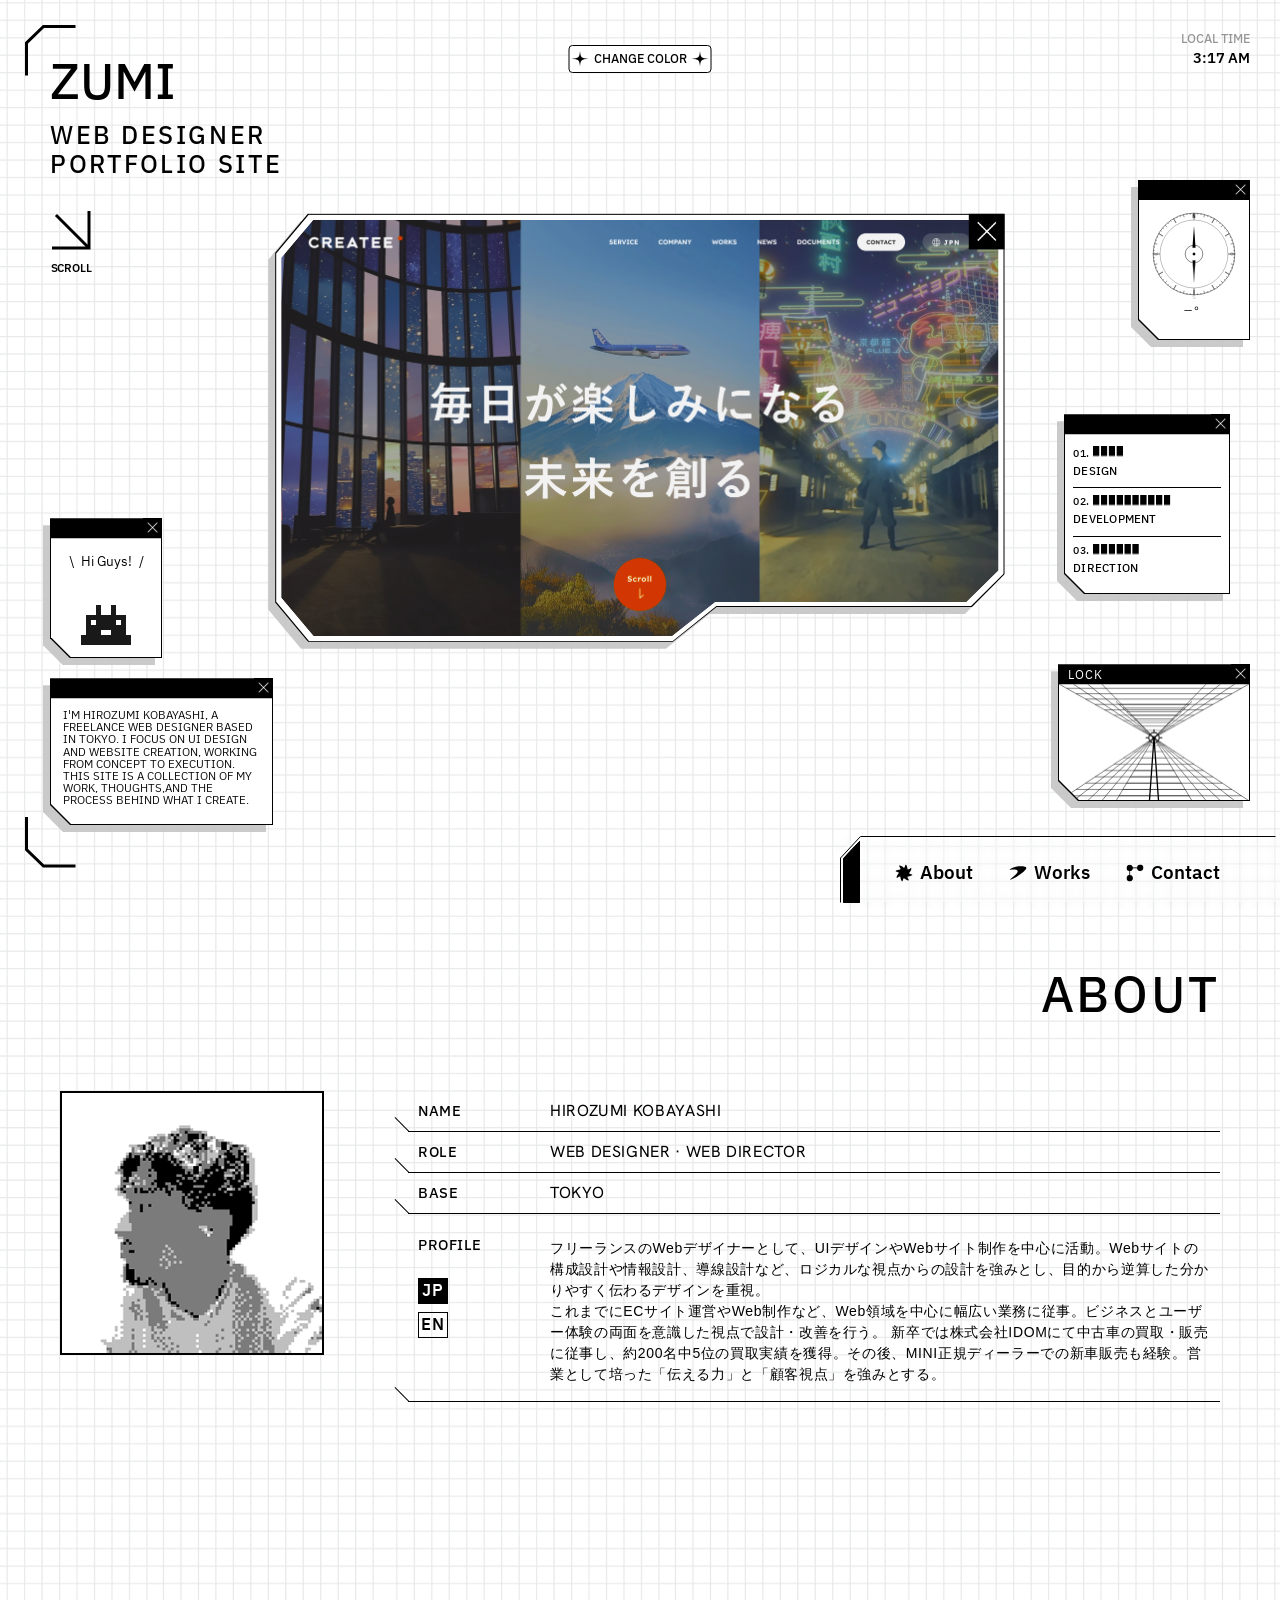
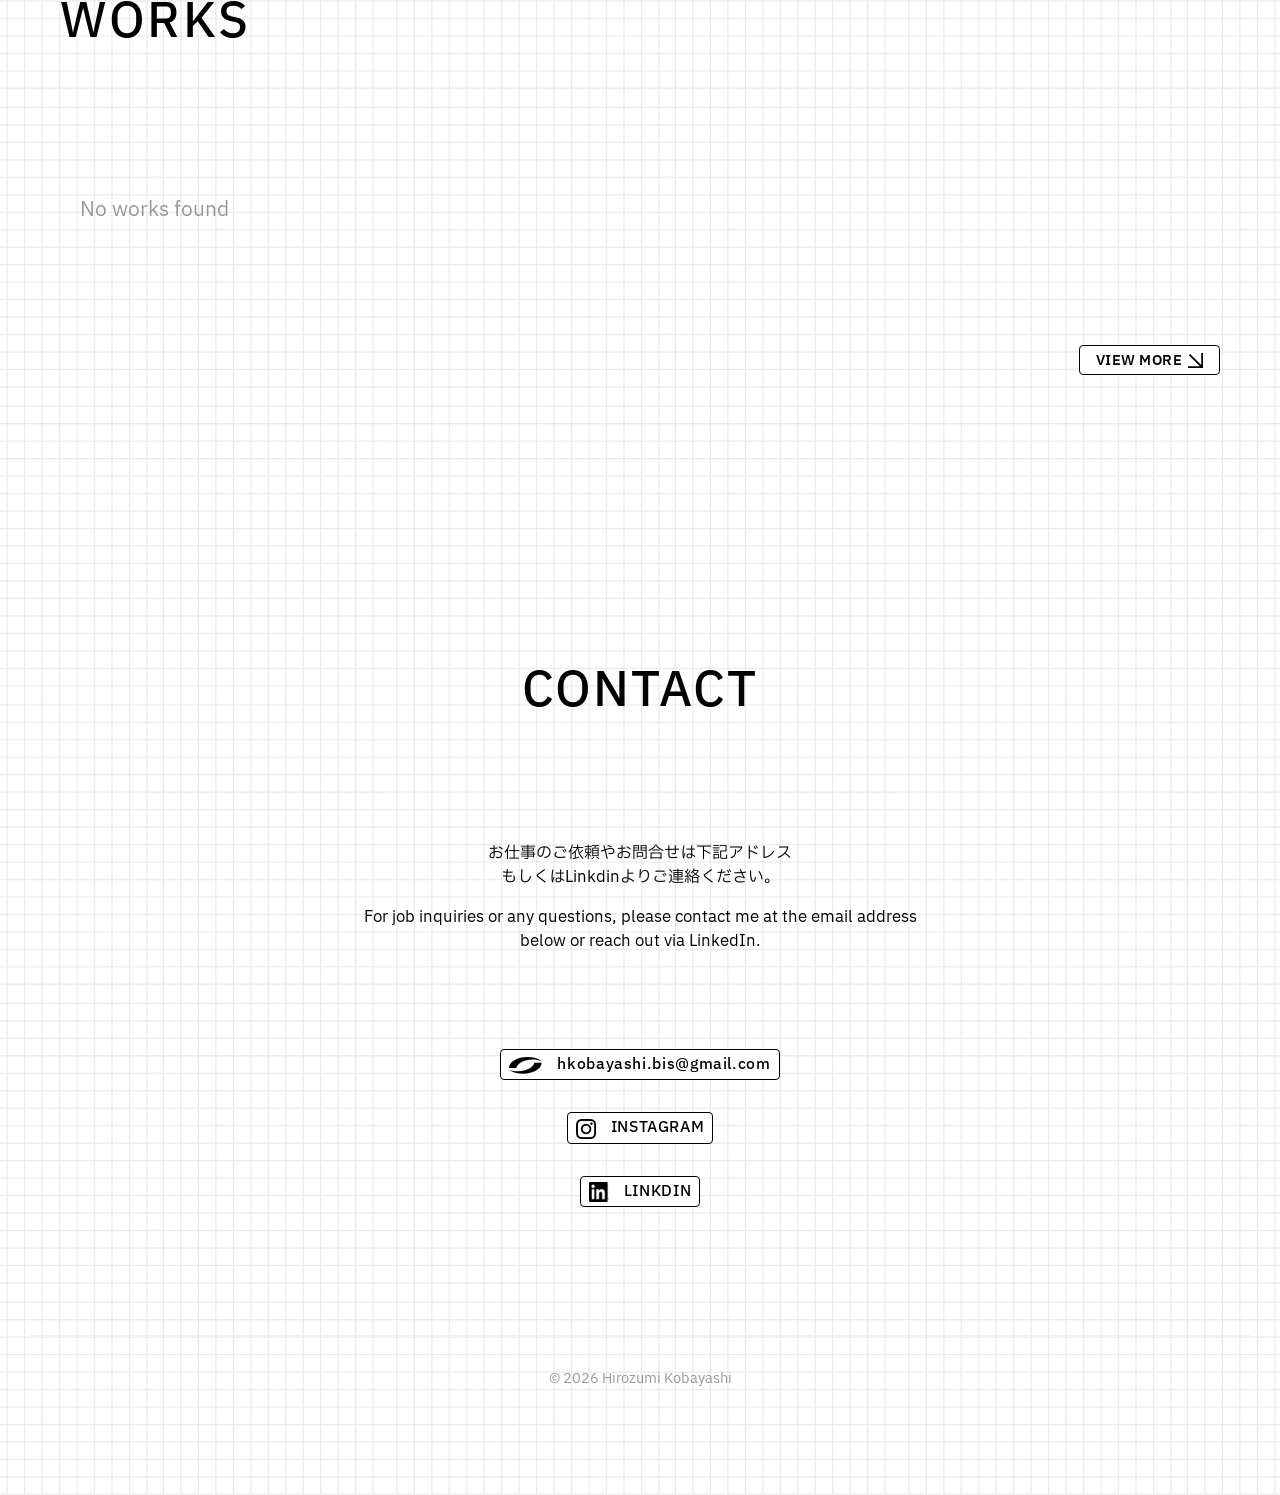
<file: index.html>
<!DOCTYPE html>
<html lang="en">

<head>
    <meta charset="UTF-8">
    <meta name="viewport" content="width=device-width, initial-scale=1.0">
    <title>Zumi - Web Designer Portfolio</title>
    <link rel="preconnect" href="https://fonts.googleapis.com">
    <link rel="preconnect" href="https://fonts.gstatic.com" crossorigin>
    <link
        href="https://fonts.googleapis.com/css2?family=Hanken+Grotesk:ital,wght@0,100..900;1,100..900&family=IBM+Plex+Sans+JP:wght@100;200;300;400;600;700&display=swap"
        rel="stylesheet">
    <link rel="stylesheet" href="style.css">
    <link rel="stylesheet" href="assets/css/main.css">
    <link rel="stylesheet" href="assets/css/archive.css">
</head>

<body>
    <!-- Navigation Fixed Header -->
    <header class="site-header fixed-header">
        <div class="header-container">
            <div class="header-border">
                <svg xmlns="http://www.w3.org/2000/svg" width="436" height="67" viewBox="0 0 436 67" fill="none">
                    <path id="border1" d="M19.5 5.5V66.5H3.5V22.5L19.5 5.5Z" fill="black" />
                    <path id="border2" d="M435.5 0.5H20.4661L0.5 22.0278V66.5M19.5 5.5V66.5H3.5V22.5L19.5 5.5Z"
                        stroke="black" />
                </svg>
                <!-- Primary Navigation -->
                <nav class="site-nav">
                    <ul class="nav-menu">
                        <li class="nav-item">
                            <a href="#about" class="nav-link">
                                <svg xmlns="http://www.w3.org/2000/svg" width="337" height="337" viewBox="0 0 337 337"
                                    fill="none" alt="About Icon" class="nav-icon">
                                    <path
                                        d="M334.28 197C313.28 193 290.28 189 272.28 176C267.28 167 275.28 159 281.28 152C296.28 131 308.28 112 314.28 87C315.28 80 312.28 70 304.28 71C288.28 85 268.28 96 247.28 99C242.28 100 239.28 95 238.28 91C235.28 63 227.28 36 216.28 11C213.28 5 207.28 0 200.28 0C193.28 1 195.28 10 194.28 15C190.28 33 186.28 50 175.28 64C172.28 68 167.28 66 163.28 64C138.28 46 115.28 30 86.28 22C81.28 21 77.28 23 73.28 25C69.28 27 71.28 30 71.28 32C82.28 51 96.28 67 99.28 89C99.28 94 95.28 97 91.28 97C62.28 101 36.28 108 10.28 120C3.28004 124 -2.71996 132 1.28004 140C22.28 143 42.28 147 61.28 159C65.28 161 67.28 165 65.28 169C54.28 188 40.28 204 31.28 224C27.28 233 24.28 241 21.28 250C20.28 256 22.28 262 27.28 265C29.28 266 32.28 266 34.28 264L37.28 261C40.28 260 42.28 258 44.28 256C59.28 248 72.28 237 89.28 238C92.28 238 95.28 238 96.28 242C99.28 254 99.28 265 102.28 277C103.28 281 104.28 284 105.28 288C110.28 302 113.28 316 122.28 329C125.28 334 132.28 339 139.28 335C143.28 318 145.28 302 152.28 286C156.28 279 160.28 268 169.28 272C174.28 274 179.28 278 184.28 282C204.28 297 226.28 307 249.28 315C253.28 316 257.28 315 260.28 313C262.28 311 267.28 308 265.28 305C252.28 287 240.28 268 236.28 247C238.28 239 247.28 238 254.28 238C280.28 235 304.28 227 328.28 215C333.28 212 339.28 203 334.28 197Z" />
                                </svg>
                                <span>About</span>
                            </a>
                        </li>
                        <li class="nav-item">
                            <a href="./archive.html" class="nav-link">
                                <svg xmlns="http://www.w3.org/2000/svg" width="370" height="292" viewBox="0 0 370 292"
                                    fill="none" class="nav-icon" alt="Works Icon">
                                    <path
                                        d="M44.8409 281.771C-87.4091 331.661 196.751 181.841 177.921 102.111C162.391 36.3907 -89.9589 108.481 34.2611 45.6407C155.011 -15.4493 352.221 -9.90923 368.971 31.0408C384.511 69.0108 177.081 231.881 44.8309 281.771H44.8409Z" />
                                </svg>
                                <span>Works</span>
                            </a>
                        </li>
                        <li class="nav-item">
                            <a href="#contact" class="nav-link">
                                <svg xmlns="http://www.w3.org/2000/svg" width="197" height="195" viewBox="0 0 197 195"
                                    fill="none" class="nav-icon" alt="Contact Icon">
                                    <path
                                        d="M159.171 0C139.929 0 124.094 14.5736 122.094 33.2848H74.1965C71.5914 15.2337 56.0668 1.35951 37.2927 1.35951C16.6954 1.35951 0 18.055 0 38.6523C0 57.8939 14.5737 73.7288 33.2849 75.7288V120.385C14.5737 122.385 0 138.22 0 157.462C0 178.059 16.6954 194.754 37.2927 194.754C57.8899 194.754 74.5855 178.059 74.5855 157.462C74.5855 138.22 60.0118 122.385 41.3006 120.385V75.7288C59.1435 73.8192 73.2142 59.332 74.4794 41.3045H122.09C124.09 60.0157 139.925 74.5894 159.167 74.5894C179.764 74.5894 196.46 57.8939 196.46 37.2967C196.46 16.6994 179.764 0.00393311 159.167 0.00393311L159.171 0Z" />
                                </svg>
                                <span>Contact</span>
                            </a>
                        </li>
                    </ul>
                </nav>
            </div>
            <div class="header-bg">
                <svg xmlns="http://www.w3.org/2000/svg" width="445" height="66" viewBox="0 0 445 66" fill="none">
                    <foreignObject x="0" y="0" width="0" height="0">
                        <div xmlns="http://www.w3.org/1999/xhtml"
                            style="backdrop-filter:blur(0px);clip-path:url(#bgblur_0_22_301_clip_path);height:100%;width:100%">
                        </div>
                    </foreignObject>
                    <path data-figma-bg-blur-radius="0" d="M20 0.133975L445 0V66H0V21.5L20 0.133975Z" fill="white"
                        fill-opacity="0.4" />
                    <defs>
                        <clipPath id="bgblur_0_22_301_clip_path" transform="translate(0 0)">
                            <path d="M20 0.133975L445 0V66H0V21.5L20 0.133975Z" />
                        </clipPath>
                    </defs>
                </svg>

            </div>
        </div>
    </header>

    <div class="screen-frame top">
        <svg xmlns="http://www.w3.org/2000/svg" width="51" height="51" viewBox="0 0 51 51" fill="none">
            <path d="M50.5 1.5L18.5 1.5L1.5 18V50.5" stroke="black" stroke-width="3" />
        </svg>
    </div>

    <div class="screen-frame bottom">
        <svg xmlns="http://www.w3.org/2000/svg" width="51" height="51" viewBox="0 0 51 51" fill="none">
            <path d="M50.5 49H18.5L1.5 32.5V0" stroke="black" stroke-width="3" />
        </svg>
    </div>

    <div class="local-time">
        <p class="time-label">LOCAL TIME</p>
        <p class="time-display" id="current-time">--:-- --</p>
    </div>

    <button id="btn-toggle"><svg xmlns="http://www.w3.org/2000/svg" width="17" height="16" viewBox="0 0 17 16"
            fill="none">
            <path
                d="M17 7.81817C9.71271 8.43728 9.16754 8.93359 8.5 15.6363C7.8269 8.93359 7.28729 8.43216 0 7.81817C7.28729 7.19906 7.83246 6.70275 8.5 0C9.1731 6.70275 9.71271 7.20418 17 7.81817Z" />
        </svg><span>CHANGE COLOR</span><svg xmlns="http://www.w3.org/2000/svg" width="17" height="16"
            viewBox="0 0 17 16" fill="none">
            <path
                d="M17 7.81817C9.71271 8.43728 9.16754 8.93359 8.5 15.6363C7.8269 8.93359 7.28729 8.43216 0 7.81817C7.28729 7.19906 7.83246 6.70275 8.5 0C9.1731 6.70275 9.71271 7.20418 17 7.81817Z" />
        </svg></button>

    <!-- Main Content Wrapper -->
    <div class="site-main-wrapper">
        <!-- Hero Section -->
        <section class="hero-section" id="home">
            <div class="hero-container">
                <div class="hero-left">
                    <div class="hero-left-inner">
                        <h1 class="hero-title">ZUMI</h1>
                        <div class="hero-subtitle">
                            <h2>Web Designer<br>Portfolio Site</h2>
                        </div>
                        <a href="#about" class="scroll-btn">
                            <svg xmlns="http://www.w3.org/2000/svg" width="39" height="39" viewBox="0 0 39 39"
                                fill="none">
                                <path d="M37 0V37H0" stroke-width="3" />
                                <line x1="35.9393" y1="36.0607" x2="3.93934" y2="4.06066" stroke-width="3" />
                            </svg>
                            <span>SCROLL</span>
                        </a>
                    </div>
                    <div class="hero-left-bottom">
                        <div class="shadow-wrapper">
                            <div class="monster-container">
                                <div class="monster-inner">
                                    <p class="speech">&#92;&ensp;Hi Guys!&ensp;/</p>
                                    <div class="pixel-monster"></div>
                                </div>
                            </div>
                        </div>
                        <div class="shadow-wrapper wait">
                            <div class="intro-txt">
                                <div class="box-inner">
                                    <p>I'm Hirozumi Kobayashi, a freelance web designer based in Tokyo. I focus on UI
                                        design and website creation, working from concept to execution. This site is a
                                        collection of my work, thoughts,and the process behind what I create.</p>
                                </div>
                            </div>
                        </div>
                    </div>


                </div>

            </div>
            <!-- Portfolio Preview - Slideshow -->
            <div class="card-shadow" id="no1">
                <div class="card-border-outer">
                    <div class="card-border-inner">
                        <div class="slideshow-container">
                            <div class="card-content slide ">
                                <div class="transparent"></div>
                            </div>
                            <div class="card-content slide active">
                                <img src="assets/images/slider1.png" alt="Featured Work 1">
                            </div>
                            <div class="card-content slide ">
                                <div class="transparent"></div>
                            </div>
                            <div class="card-content slide">
                                <img src="assets/images/slider2.png" alt="Featured Work 2">
                            </div>
                            <div class="card-content slide ">
                                <div class="transparent"></div>
                            </div>
                            <div class="card-content slide">
                                <img src="assets/images/slider3.png" alt="Featured Work 3">
                            </div>
                        </div>
                    </div>
                </div>
            </div>

            <div class="shadow-wrapper">
                <div class="compass-box wait">
                    <div class="box-inner">
                        <div class="compass-wrap">
                            <svg id="compass" viewBox="-140 -140 280 280" xmlns="http://www.w3.org/2000/svg">
                                <circle cx="0" cy="0" r="130" fill="none" stroke="#111" stroke-width="1.5" />
                                <circle cx="0" cy="0" r="108" fill="none" stroke="#ddd" stroke-width="0.8" />
                                <circle cx="0" cy="0" r="28" fill="none" stroke="#111" stroke-width="1.5" />
                                <g id="ticks"></g>
                                <line x1="0" y1="-130" x2="0" y2="-108" stroke="#111" stroke-width="1.5" />
                                <line x1="0" y1="108" x2="0" y2="130" stroke="#111" stroke-width="1.5" />
                                <line x1="-130" y1="0" x2="-108" y2="0" stroke="#111" stroke-width="1.5" />
                                <line x1="108" y1="0" x2="130" y2="0" stroke="#111" stroke-width="1.5" />
                                <text x="0" y="-114" text-anchor="middle" dominant-baseline="auto"
                                    font-family="'Courier New',monospace" font-size="18" fill="#111">N</text>
                                <text x="0" y="130" text-anchor="middle" dominant-baseline="hanging"
                                    font-family="'Courier New',monospace" font-size="18" fill="#bbb">S</text>
                                <text x="116" y="0" text-anchor="start" dominant-baseline="middle"
                                    font-family="'Courier New',monospace" font-size="18" fill="#bbb">E</text>
                                <text x="-116" y="0" text-anchor="end" dominant-baseline="middle"
                                    font-family="'Courier New',monospace" font-size="18" fill="#bbb">W</text>
                                <g id="needle">
                                    <polygon points="0,-90 5,-20 -5,-20" fill="#111" />
                                    <polygon points="0,90 5,20 -5,20" fill="none" stroke="#bbb" stroke-width="1.2" />
                                    <circle cx="0" cy="0" r="4" fill="#111" />
                                </g>
                            </svg>
                        </div>

                        <div class="readout">
                            <div class="deg" id="degTxt">— °</div>
                            <div class="dir" id="dirTxt"></div>
                        </div>
                    </div>
                </div>
            </div>
            <div class="shadow-wrapper">
                <div class="scope-wrap">
                    <div class="screen">
                        <canvas id="c"></canvas>
                    </div>
                    <div class="readout-scope" id="rd">↓K7K3</div>
                </div>
            </div>
            <div class="shadow-wrapper">
                <div class="meter-container">
                    <div class="meter-inner">
                        <div class="row">
                            <div class="top-line">
                                <span class="num">01.</span>
                                <div class="bar-area"><canvas id="c1" height="7"></canvas></div>
                            </div>
                            <div class="label">DESIGN</div>
                        </div>
                        <div class="row">
                            <div class="top-line">
                                <span class="num">02.</span>
                                <div class="bar-area"><canvas id="c2" height="7"></canvas></div>
                            </div>
                            <div class="label">DEVELOPMENT</div>
                        </div>
                        <div class="row">
                            <div class="top-line">
                                <span class="num">03.</span>
                                <div class="bar-area"><canvas id="c3" height="7"></canvas></div>
                            </div>
                            <div class="label">DIRECTION</div>
                        </div>
                    </div>
                </div>
            </div>
        </section>

        <!-- About Section -->
        <section class="about-section" id="about">
            <div class="section-container">
                <div class="about-wrapper">
                    <h2 class="about-title">ABOUT</h2>
                    <div class="about-content">
                        <!-- Profile Image -->
                        <div class="about-image-container">
                            <div class="image-shadow"></div>
                            <img src="assets/images/self-portrait.png" alt="Profile" class="about-image">
                        </div>

                        <!-- Profile Information -->
                        <div class="about-info">
                            <!-- Metadata Section -->
                            <div class="about-metadata">
                                <div class="metadata-row">
                                    <span class="metadata-label">NAME</span>
                                    <span class="metadata-value">HIROZUMI KOBAYASHI</span>
                                </div>
                                <div class="metadata-row">
                                    <span class="metadata-label">ROLE</span>
                                    <span class="metadata-value">WEB DESIGNER · WEB DIRECTOR</span>
                                </div>
                                <div class="metadata-row">
                                    <span class="metadata-label">BASE</span>
                                    <span class="metadata-value">TOKYO</span>
                                </div>
                            </div>

                            <!-- Profile Section -->
                            <div class="about-profile">
                                <div class="profile-header">
                                    <h3 class="profile-title">PROFILE</h3>
                                    <div class="language-toggle">
                                        <button class="lang-btn active" data-lang="jp">JP</button>
                                        <button class="lang-btn" data-lang="en">EN</button>
                                    </div>
                                </div>

                                <div class="profile-text" id="profile-jp">
                                    <p>フリーランスのWebデザイナーとして、UIデザインやWebサイト制作を中心に活動。Webサイトの構成設計や情報設計、導線設計など、ロジカルな視点からの設計を強みとし、目的から逆算した分かりやすく伝わるデザインを重視。<br>
                                        これまでにECサイト運営やWeb制作など、Web領域を中心に幅広い業務に従事。ビジネスとユーザー体験の両面を意識した視点で設計・改善を行う。
                                        新卒では株式会社IDOMにて中古車の買取・販売に従事し、約200名中5位の買取実績を獲得。その後、MINI正規ディーラーでの新車販売も経験。営業として培った「伝える力」と「顧客視点」を強みとする。
                                    </p>
                                </div>

                                <div class="profile-text hidden" id="profile-en">
                                    <p>Freelance Web Designer specializing in UI design and website development.
                                        Strengths include logical, structured approaches to website architecture,
                                        information design, and user flow, with a strong focus on creating clear,
                                        purpose-driven designs by working backward from business goals.<br>Experienced
                                        in a wide range of web-related work, including e-commerce site operations and
                                        web production. Approaches design and improvement from both business and user
                                        experience perspectives.<br>Began career at IDOM Inc., working in used car
                                        purchasing and sales, achieving 5th place in performance out of approximately
                                        200 employees. Later gained experience in new car sales at an authorized MINI
                                        dealership. Brings strong communication skills and a customer-centric mindset
                                        developed through a background in sales.</p>
                                </div>
                            </div>
                        </div>
                    </div>
                </div>
            </div>
        </section>

        <!-- Works Section -->
        <section class="works-section" id="works">
            <div class="section-container">
                <h2 class="section-title">Works</h2>
                <div class="works-grid" id="works-container">
                    <!-- Works will be dynamically loaded from microCMS -->
                    <div class="loading">Loading works...</div>
                </div>
                <div class="link-wrapper">
                    <a href="./archive.html" class="link-btn">
                        <span>VIEW MORE</span><svg xmlns="http://www.w3.org/2000/svg" width="15" height="15"
                            viewBox="0 0 39 39" fill="none">
                            <path d="M37 0V37H0" stroke-width="5"></path>
                            <line x1="35.9393" y1="36.0607" x2="3.93934" y2="4.06066" stroke-width="5"></line>
                        </svg>
                    </a>
                </div>
            </div>
        </section>

        <!-- Footer -->
        <footer class="site-footer" id="contact">
            <div class="footer-container">
                <section class="contact-section">
                    <div class="contact-header">
                        <h2>Contact</h2>
                    </div>

                    <div class="contact-content">
                        <div class="contact-message">
                            <p>お仕事のご依頼やお問合せは下記アドレス<br>
                                もしくはLinkdinよりご連絡ください。</p>
                            <p>For job inquiries or any questions, please contact me at the email address below or reach
                                out via LinkedIn.</p>
                        </div>

                        <!-- Contact Links -->
                        <div class="contact-links">
                            <!-- Email -->
                            <a href="mailto:hkobayashi.bis@gmail.com" class="link-box email-link">
                                <svg xmlns="http://www.w3.org/2000/svg" width="33" height="17" viewBox="0 0 33 17"
                                    fill="none">
                                    <path
                                        d="M32.616 3.98827C30.0295 2.97522 26.9284 2.38487 23.5957 2.38487C15.231 2.38487 8.32946 6.10113 7.33794 10.9002H0C0 4.87999 8.23488 0 18.3934 0C24.1247 0 29.2435 1.55317 32.616 3.98893V3.98827Z" />
                                    <path
                                        d="M0 12.6695C2.58645 13.6826 5.68757 14.2729 9.02027 14.2729C17.385 14.2729 24.2865 10.5567 25.278 5.75757H32.616C32.616 11.7778 24.3811 16.6578 14.2225 16.6578C8.49124 16.6578 3.37249 15.1046 0 12.6689V12.6695Z"
                                        fill="black" />
                                </svg>
                                <span>hkobayashi.bis@gmail.com</span>
                            </a>

                            <!-- Instagram -->
                            <a href="https://www.instagram.com/zumi_3132" class="link-box instagram-link"
                                target="_blank" rel="noopener noreferrer">
                                <figure class="icon-box">
                                    <div class="icon-shadow"></div>
                                    <img src="assets/images/insta-i.png" alt="Instagram Icon" class="contact-icon">
                                </figure>
                                <span>INSTAGRAM</span>
                            </a>

                            <!-- LinkedIn -->
                            <a href="https://www.linkedin.com/in/zumi3132/" class="link-box linkedin-link" target="_blank"
                                rel="noopener noreferrer">
                                <figure class="icon-box">
                                    <div class="icon-shadow"></div>
                                    <img src="assets/images/linkdin-i.png" alt="LinkedIn Icon" class="contact-icon">
                                </figure>
                                <span>LINKDIN</span>
                            </a>
                        </div>
                    </div>

                    <!-- Copyright -->
                    <div class="copyright">
                        <p>© 2026 Hirozumi Kobayashi</p>
                    </div>
                </section>
            </div>
        </footer>
    </div>

    <script src="assets/js/main.js"></script>
    <script src="assets/js/top.js"></script>
</body>

<script>
    const canvas = document.getElementById('c');
    const ctx = canvas.getContext('2d');

    let W, H;
    function resize() {
        const r = canvas.parentElement.getBoundingClientRect();
        W = r.width; H = r.height;
        canvas.width = W; canvas.height = H;
    }
    resize();
    new ResizeObserver(resize).observe(canvas.parentElement);

    function getFillcolor() {
        return getComputedStyle(document.documentElement)
            .getPropertyValue('--color-primary').trim() || '#000';
    }

    const YELLOW = getFillcolor();
    const RED = getFillcolor();

    // scroll offset 0..1 cycles one "tile" forward
    let scroll = 0;
    const SPEED = 0.02;

    // Number of depth segments visible
    const SEGS = 10;

    function lerp(a, b, t) { return a + (b - a) * t; }

    function drawScene(scroll) {
        ctx.clearRect(0, 0, W, H);

        // --- Layout constants (in screen pixels) ---
        // The "tunnel" maps to left wall x=leftWall, right wall x=rightWall
        // at the NEAR edge (bottom of screen) and converges to VP
        const vpX = W * 0.5;
        const vpY = H * 0.46;  // vanishing point slightly above center

        // Near-plane extents
        const nearLeft = 0;
        const nearRight = W;
        const nearTop = 0;
        const nearBot = H;

        // Wall columns (left inner wall and right inner wall) at near plane
        // These define the trench width
        const trenchNearL = W * 0.30;
        const trenchNearR = W * 0.70;
        // Trench top / bottom at near plane
        const trenchNearTop = H * 0.15;
        const trenchNearBot = H;

        // VP for trench corners
        // All trench edges converge to vpX, vpY

        // Helper: get x on a line from (vpX,vpY) to (nearX, nearY) at depth t (0=vp, 1=near)
        function tx(nearX, t) { return lerp(vpX, nearX, t); }
        function ty(nearY, t) { return lerp(vpY, nearY, t); }

        // t values for each depth slice (scroll shifts them)
        // We draw SEGS+1 horizontal "rings"
        function tAtSlice(i) {
            // i=0 nearest, i=SEGS furthest
            // perspective: t = (i/SEGS)^0.55  so lines bunch at VP
            let raw = (i / SEGS + scroll) % 1;
            // map linearly — spacing appears perspective via the convergence math itself
            return raw;
        }

        ctx.lineWidth = 0.5;
        ctx.strokeStyle = YELLOW;
        ctx.globalAlpha = 1;

        // ---- Draw outer walls (floor and ceiling extending to screen edges) ----
        // These are the outer surfaces: ceiling goes from screen top-left/right to trench top
        // Floor goes from trench bottom to screen bottom-left/right

        // Outer ceiling left: corner at (0,0) near, converging strip
        // Outer ceiling right: corner at (W,0) near
        // But we just draw the radial lines from VP outward to screen corners
        // and horizontal rings across the full width

        // FULL WIDTH horizontal rings (ceiling + floor outer surfaces)
        for (let i = 0; i <= SEGS; i++) {
            let t = tAtSlice(i);
            if (t <= 0.01) continue;
            let alpha = Math.min(1, t * 1.8);
            ctx.globalAlpha = alpha;

            // Outer ceiling horizontal line (screen left to screen right at this depth)
            let yTop = ty(nearTop, t);
            ctx.beginPath();
            ctx.moveTo(tx(nearLeft, t), yTop);
            ctx.lineTo(tx(nearRight, t), yTop);
            ctx.stroke();

            // Outer floor horizontal line
            let yBot = ty(nearBot, t);
            ctx.beginPath();
            ctx.moveTo(tx(nearLeft, t), yBot);
            ctx.lineTo(tx(nearRight, t), yBot);
            ctx.stroke();

            // Trench inner ceiling (top of trench)
            let yTrenchTop = ty(trenchNearTop, t);
            ctx.beginPath();
            ctx.moveTo(tx(trenchNearL, t), yTrenchTop);
            ctx.lineTo(tx(trenchNearR, t), yTrenchTop);
            ctx.stroke();

            // Trench floor bottom line
            let yTrenchBot = ty(trenchNearBot, t);
            ctx.beginPath();
            ctx.moveTo(tx(trenchNearL, t), yTrenchBot);
            ctx.lineTo(tx(trenchNearR, t), yTrenchBot);
            ctx.stroke();
        }
        ctx.globalAlpha = 1;

        // ---- Radial lines (from VP outward) ----
        // Outer ceiling left side: VP -> (0, 0)
        ctx.beginPath(); ctx.moveTo(vpX, vpY); ctx.lineTo(nearLeft, nearTop); ctx.stroke();
        // Outer ceiling right side
        ctx.beginPath(); ctx.moveTo(vpX, vpY); ctx.lineTo(nearRight, nearTop); ctx.stroke();
        // Outer floor left
        ctx.beginPath(); ctx.moveTo(vpX, vpY); ctx.lineTo(nearLeft, nearBot); ctx.stroke();
        // Outer floor right
        ctx.beginPath(); ctx.moveTo(vpX, vpY); ctx.lineTo(nearRight, nearBot); ctx.stroke();

        // Trench left wall outer edge (left inner wall -> screen left)
        ctx.beginPath(); ctx.moveTo(vpX, vpY); ctx.lineTo(trenchNearL, nearBot); ctx.stroke();
        ctx.beginPath(); ctx.moveTo(vpX, vpY); ctx.lineTo(trenchNearL, trenchNearTop); ctx.stroke();
        // Trench right wall outer edge
        ctx.beginPath(); ctx.moveTo(vpX, vpY); ctx.lineTo(trenchNearR, nearBot); ctx.stroke();
        ctx.beginPath(); ctx.moveTo(vpX, vpY); ctx.lineTo(trenchNearR, trenchNearTop); ctx.stroke();

        // Extra vertical lines on ceiling/floor surface for grid density
        const EXTRA = 3;
        for (let e = 1; e <= EXTRA; e++) {
            let f = e / (EXTRA + 1);
            // Ceiling left zone
            let nx = lerp(nearLeft, trenchNearL, f);
            ctx.beginPath(); ctx.moveTo(vpX, vpY); ctx.lineTo(nx, nearTop); ctx.stroke();
            ctx.beginPath(); ctx.moveTo(vpX, vpY); ctx.lineTo(nx, nearBot); ctx.stroke();
            // Ceiling right zone
            let nx2 = lerp(trenchNearR, nearRight, f);
            ctx.beginPath(); ctx.moveTo(vpX, vpY); ctx.lineTo(nx2, nearTop); ctx.stroke();
            ctx.beginPath(); ctx.moveTo(vpX, vpY); ctx.lineTo(nx2, nearBot); ctx.stroke();
        }

        // ---- Red stripes (two vertical lines in center of trench) ----
        // They converge from VP downward within the trench
        const redLfrac = 0.44, redRfrac = 0.56;
        const redNearL = lerp(trenchNearL, trenchNearR, redLfrac);
        const redNearR = lerp(trenchNearL, trenchNearR, redRfrac);

        ctx.strokeStyle = RED;
        ctx.lineWidth = 1.3;
        ctx.beginPath(); ctx.moveTo(vpX, vpY); ctx.lineTo(redNearL, H); ctx.stroke();
        ctx.beginPath(); ctx.moveTo(vpX, vpY); ctx.lineTo(redNearR, H); ctx.stroke();
        ctx.strokeStyle = YELLOW;
        ctx.lineWidth = 1;

        // ---- Crosshair (fixed center) ----
        const cx = vpX, cy = vpY;
        const cr = Math.min(W, H) * 0.045;
        ctx.strokeStyle = YELLOW;
        ctx.lineWidth = 1;
        ctx.beginPath(); ctx.arc(cx, cy, cr, 0, Math.PI * 2); ctx.stroke();
        ctx.beginPath(); ctx.arc(cx, cy, cr * 0.25, 0, Math.PI * 2); ctx.stroke();
        // crosshair lines
        ctx.beginPath();
        ctx.moveTo(cx - cr * 1.6, cy); ctx.lineTo(cx - cr * 1.05, cy);
        ctx.moveTo(cx + cr * 1.05, cy); ctx.lineTo(cx + cr * 1.6, cy);
        ctx.moveTo(cx, cy - cr * 1.6); ctx.lineTo(cx, cy - cr * 1.05);
        ctx.moveTo(cx, cy + cr * 1.05); ctx.lineTo(cx, cy + cr * 1.6);
        ctx.stroke();
    }

    let frame = 0;
    function loop() {
        scroll = (scroll + SPEED) % 1;
        drawScene(scroll);
        frame++;
        requestAnimationFrame(loop);
    }
    loop();

    // Readout cycle
    const codes = ['K7K3', 'LOCK', 'ARM', '7K3K', 'K7K3', 'K7K3', 'TARGET'];
    let ci = 0;
    setInterval(() => { ci = (ci + 1) % codes.length; document.getElementById('rd').textContent = codes[ci]; }, 2400);
</script>
<script>
    const H_GRAPH = 5;
    const STRIPE_W = 8;
    const GAP = 2;
    const UNIT = STRIPE_W + GAP; // 1目盛り = 12px

    // 各行の設定c4
    const configs = [
        { speed: 0.55, freqs: [0.6, 1.2], amps: [0.30, 0.20], base: 0.52 },
        { speed: 1.10, freqs: [1.0, 0.4, 1.7], amps: [0.25, 0.18, 0.16], base: 0.60 },
        { speed: 0.75, freqs: [0.35, 1.5, 0.8], amps: [0.28, 0.20, 0.12], base: 0.55 },
        { speed: 1.40, freqs: [1.3, 0.55], amps: [0.28, 0.22], base: 0.58 },
    ];

    // 各行の「現在の目盛り数（小数）」と「表示目盛り数（整数、スナップ済み）」
    const states = configs.map(() => ({ current: 0, displayed: 0 }));

    const canvases = ['c1', 'c2', 'c3'].map(id => document.getElementById(id));
    let t = 0;
    let last = null;

    function getFill() {
        return getComputedStyle(document.documentElement)
            .getPropertyValue('--color-primary').trim() || '#000';
    }

    function getRawRatio(cfg, t) {
        let v = cfg.base;
        cfg.freqs.forEach((f, i) => {
            v += cfg.amps[i] * Math.sin(2 * Math.PI * f * t * cfg.speed + i * 1.7);
        });
        return Math.max(0.04, Math.min(1.0, v));
    }

    function drawBar(canvas, steps) {
        const parent = canvas.parentElement;
        const W = parent.offsetWidth || 200;
        if (canvas.width !== W) canvas.width = W;

        const ctx = canvas.getContext('2d');
        ctx.clearRect(0, 0, W, H_GRAPH);

        if (steps <= 0) return;

        const fill = getFill();
        const barW = steps * UNIT - GAP; // 最後のGAPは不要

        ctx.save();
        ctx.beginPath();
        ctx.rect(0, 0, barW, H_GRAPH);
        ctx.clip();

        ctx.fillStyle = fill;
        const count = steps;
        for (let i = 0; i < count; i++) {
            ctx.fillRect(i * UNIT, 0, STRIPE_W, H_GRAPH);
        }

        ctx.restore();
    }

    // アナログっぽい追従: 目標に向かってなめらかに近づき、整数にスナップ
    function updateState(state, targetSteps, dt) {
        // 慣性つきで目標に近づく（速さは差に比例）
        const lag = 8.0; // 大きいほど遅い
        state.current += (targetSteps - state.current) * (1 - Math.exp(-dt * lag));

        // 目盛り単位でスナップ（0.5以上で繰り上げ）
        state.displayed = Math.round(state.current);
    }

    function frame02(ts) {
        if (last === null) last = ts;
        const dt = Math.min((ts - last) / 1000, 0.05);
        last = ts;
        t += dt;

        canvases.forEach((cv, i) => {
            const W = cv.parentElement.offsetWidth || 200;
            const maxSteps = Math.floor((W + GAP) / UNIT);

            const ratio = getRawRatio(configs[i], t);
            const targetSteps = Math.round(ratio * maxSteps);

            updateState(states[i], targetSteps, dt);
            drawBar(cv, states[i].displayed);
        });

        requestAnimationFrame(frame02);
    }

    requestAnimationFrame(frame02);
</script>

</html>
</file>
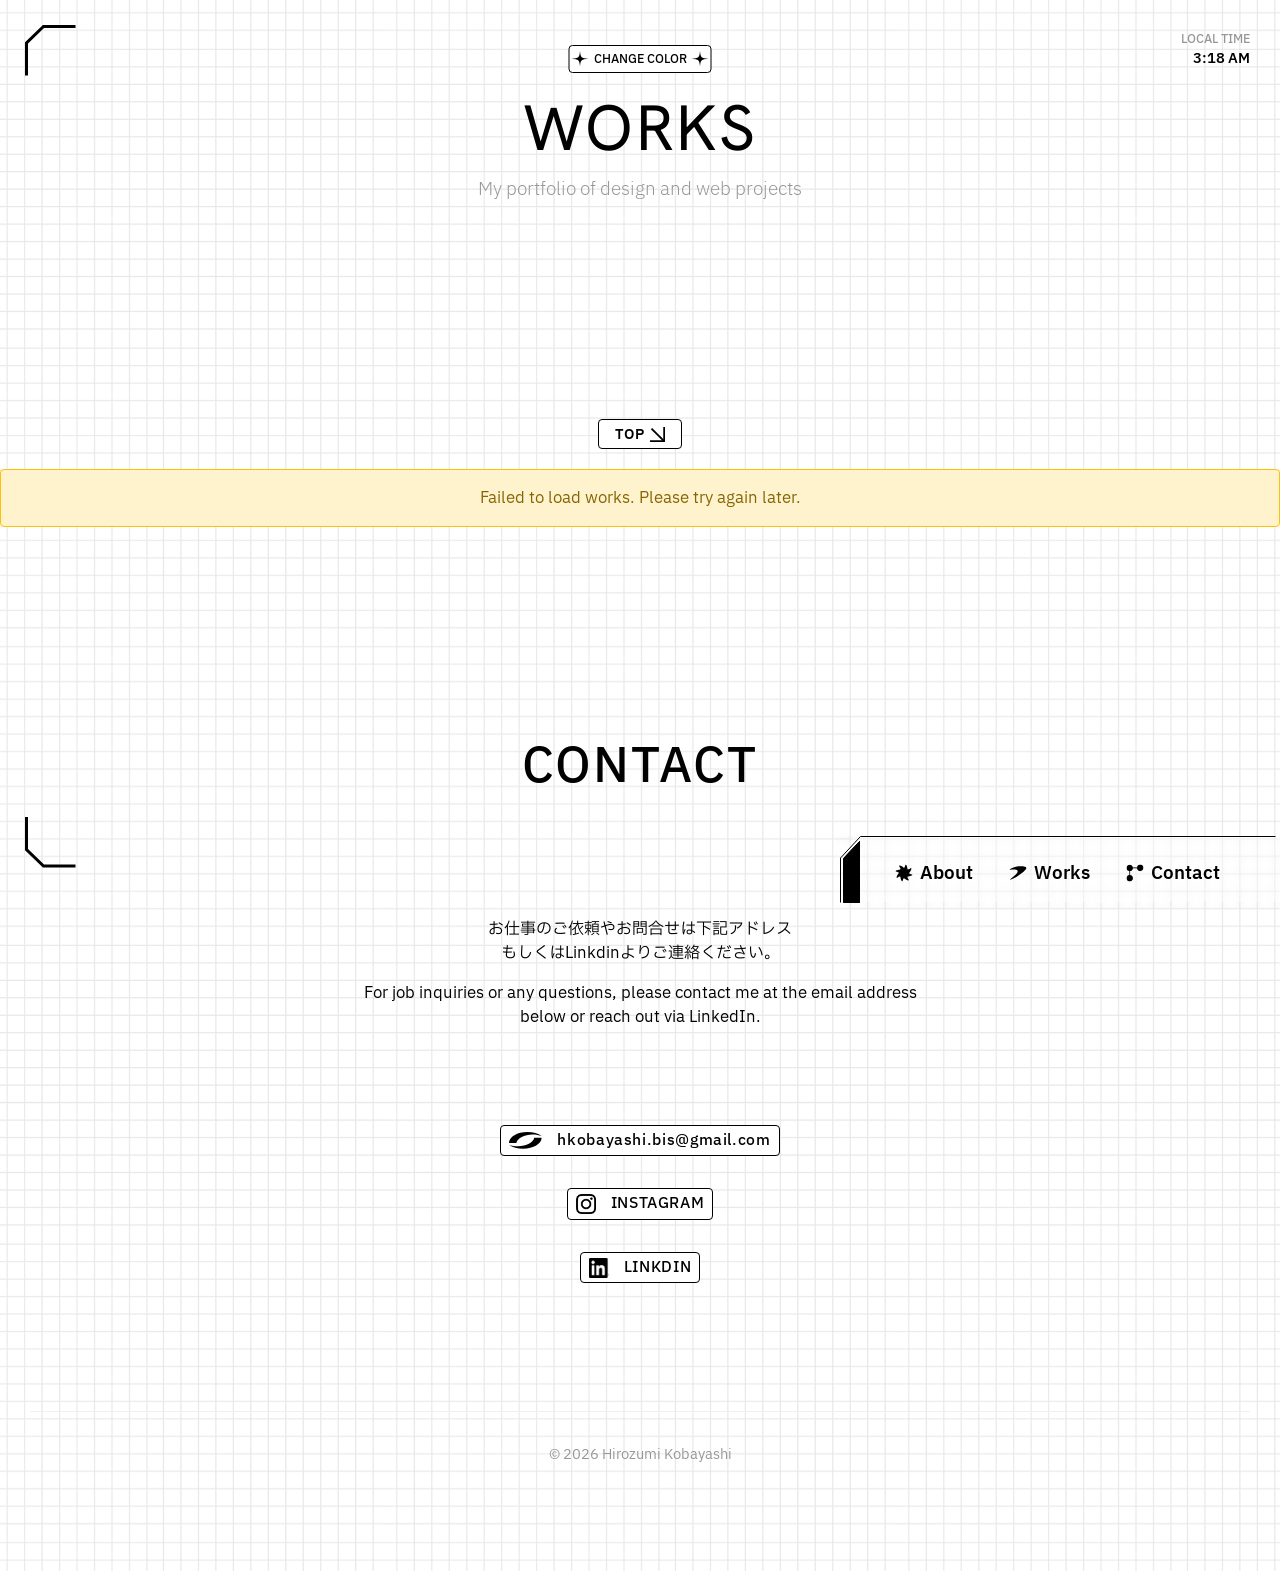
<file: archive.html>
<!DOCTYPE html>
<html lang="ja">

<head>
    <meta charset="UTF-8">
    <meta name="viewport" content="width=device-width, initial-scale=1.0">
    <title>Works - Zumi Portfolio</title>
    <link rel="preconnect" href="https://fonts.googleapis.com">
    <link rel="preconnect" href="https://fonts.gstatic.com" crossorigin>
    <link
        href="https://fonts.googleapis.com/css2?family=Hanken+Grotesk:ital,wght@0,100..900;1,100..900&family=IBM+Plex+Sans+JP:wght@100;200;300;400;600;700&display=swap"
        rel="stylesheet">
    <link rel="stylesheet" href="style.css">
    <link rel="stylesheet" href="assets/css/main.css">
    <link rel="stylesheet" href="assets/css/archive.css">
</head>

<body>
    <!-- Navigation Fixed Header -->
     <header class="site-header fixed-header">
        <div class="header-container">
            <div class="header-border">
                <svg xmlns="http://www.w3.org/2000/svg" width="436" height="67" viewBox="0 0 436 67" fill="none">
                    <path id="border1" d="M19.5 5.5V66.5H3.5V22.5L19.5 5.5Z" fill="black" />
                    <path id="border2" d="M435.5 0.5H20.4661L0.5 22.0278V66.5M19.5 5.5V66.5H3.5V22.5L19.5 5.5Z"
                        stroke="black" />
                </svg>
                <!-- Primary Navigation -->
                <nav class="site-nav">
                    <ul class="nav-menu">
                        <li class="nav-item">
                            <a href="index.html#about" class="nav-link">
                                <svg xmlns="http://www.w3.org/2000/svg" width="337" height="337" viewBox="0 0 337 337"
                                    fill="none" alt="About Icon" class="nav-icon">
                                    <path
                                        d="M334.28 197C313.28 193 290.28 189 272.28 176C267.28 167 275.28 159 281.28 152C296.28 131 308.28 112 314.28 87C315.28 80 312.28 70 304.28 71C288.28 85 268.28 96 247.28 99C242.28 100 239.28 95 238.28 91C235.28 63 227.28 36 216.28 11C213.28 5 207.28 0 200.28 0C193.28 1 195.28 10 194.28 15C190.28 33 186.28 50 175.28 64C172.28 68 167.28 66 163.28 64C138.28 46 115.28 30 86.28 22C81.28 21 77.28 23 73.28 25C69.28 27 71.28 30 71.28 32C82.28 51 96.28 67 99.28 89C99.28 94 95.28 97 91.28 97C62.28 101 36.28 108 10.28 120C3.28004 124 -2.71996 132 1.28004 140C22.28 143 42.28 147 61.28 159C65.28 161 67.28 165 65.28 169C54.28 188 40.28 204 31.28 224C27.28 233 24.28 241 21.28 250C20.28 256 22.28 262 27.28 265C29.28 266 32.28 266 34.28 264L37.28 261C40.28 260 42.28 258 44.28 256C59.28 248 72.28 237 89.28 238C92.28 238 95.28 238 96.28 242C99.28 254 99.28 265 102.28 277C103.28 281 104.28 284 105.28 288C110.28 302 113.28 316 122.28 329C125.28 334 132.28 339 139.28 335C143.28 318 145.28 302 152.28 286C156.28 279 160.28 268 169.28 272C174.28 274 179.28 278 184.28 282C204.28 297 226.28 307 249.28 315C253.28 316 257.28 315 260.28 313C262.28 311 267.28 308 265.28 305C252.28 287 240.28 268 236.28 247C238.28 239 247.28 238 254.28 238C280.28 235 304.28 227 328.28 215C333.28 212 339.28 203 334.28 197Z" />
                                </svg>
                                <span>About</span>
                            </a>
                        </li>
                        <li class="nav-item">
                            <a href="./archive.html" class="nav-link">
                                <svg xmlns="http://www.w3.org/2000/svg" width="370" height="292" viewBox="0 0 370 292"
                                    fill="none" class="nav-icon" alt="Works Icon">
                                    <path
                                        d="M44.8409 281.771C-87.4091 331.661 196.751 181.841 177.921 102.111C162.391 36.3907 -89.9589 108.481 34.2611 45.6407C155.011 -15.4493 352.221 -9.90923 368.971 31.0408C384.511 69.0108 177.081 231.881 44.8309 281.771H44.8409Z" />
                                </svg>
                                <span>Works</span>
                            </a>
                        </li>
                        <li class="nav-item">
                            <a href="#contact" class="nav-link">
                                <svg xmlns="http://www.w3.org/2000/svg" width="197" height="195" viewBox="0 0 197 195"
                                    fill="none" class="nav-icon" alt="Contact Icon">
                                    <path
                                        d="M159.171 0C139.929 0 124.094 14.5736 122.094 33.2848H74.1965C71.5914 15.2337 56.0668 1.35951 37.2927 1.35951C16.6954 1.35951 0 18.055 0 38.6523C0 57.8939 14.5737 73.7288 33.2849 75.7288V120.385C14.5737 122.385 0 138.22 0 157.462C0 178.059 16.6954 194.754 37.2927 194.754C57.8899 194.754 74.5855 178.059 74.5855 157.462C74.5855 138.22 60.0118 122.385 41.3006 120.385V75.7288C59.1435 73.8192 73.2142 59.332 74.4794 41.3045H122.09C124.09 60.0157 139.925 74.5894 159.167 74.5894C179.764 74.5894 196.46 57.8939 196.46 37.2967C196.46 16.6994 179.764 0.00393311 159.167 0.00393311L159.171 0Z" />
                                </svg>
                                <span>Contact</span>
                            </a>
                        </li>
                    </ul>
                </nav>
            </div>
            <div class="header-bg">
                <svg xmlns="http://www.w3.org/2000/svg" width="445" height="66" viewBox="0 0 445 66" fill="none">
                    <foreignObject x="0" y="0" width="0" height="0">
                        <div xmlns="http://www.w3.org/1999/xhtml"
                            style="backdrop-filter:blur(0px);clip-path:url(#bgblur_0_22_301_clip_path);height:100%;width:100%">
                        </div>
                    </foreignObject>
                    <path data-figma-bg-blur-radius="0" d="M20 0.133975L445 0V66H0V21.5L20 0.133975Z" fill="white"
                        fill-opacity="0.4" />
                    <defs>
                        <clipPath id="bgblur_0_22_301_clip_path" transform="translate(0 0)">
                            <path d="M20 0.133975L445 0V66H0V21.5L20 0.133975Z" />
                        </clipPath>
                    </defs>
                </svg>

            </div>
        </div>
    </header>

    <div class="screen-frame top">
        <svg xmlns="http://www.w3.org/2000/svg" width="51" height="51" viewBox="0 0 51 51" fill="none">
            <path d="M50.5 1.5L18.5 1.5L1.5 18V50.5" stroke="black" stroke-width="3" />
        </svg>
    </div>

    <div class="screen-frame bottom">
        <svg xmlns="http://www.w3.org/2000/svg" width="51" height="51" viewBox="0 0 51 51" fill="none">
            <path d="M50.5 49H18.5L1.5 32.5V0" stroke="black" stroke-width="3" />
        </svg>
    </div>

    <div class="local-time">
        <p class="time-label">LOCAL TIME</p>
        <p class="time-display" id="current-time">--:-- --</p>
    </div>

    <button id="btn-toggle"><svg xmlns="http://www.w3.org/2000/svg" width="17" height="16" viewBox="0 0 17 16"
            fill="none">
            <path
                d="M17 7.81817C9.71271 8.43728 9.16754 8.93359 8.5 15.6363C7.8269 8.93359 7.28729 8.43216 0 7.81817C7.28729 7.19906 7.83246 6.70275 8.5 0C9.1731 6.70275 9.71271 7.20418 17 7.81817Z" />
        </svg><span>CHANGE COLOR</span><svg xmlns="http://www.w3.org/2000/svg" width="17" height="16"
            viewBox="0 0 17 16" fill="none">
            <path
                d="M17 7.81817C9.71271 8.43728 9.16754 8.93359 8.5 15.6363C7.8269 8.93359 7.28729 8.43216 0 7.81817C7.28729 7.19906 7.83246 6.70275 8.5 0C9.1731 6.70275 9.71271 7.20418 17 7.81817Z" />
        </svg></button>

    <!-- Main Content Wrapper -->
    <div class="site-main-wrapper">
        <!-- Works Archive Section -->
        <section class="archive-section">
            <div class="archive-container">
                <!-- ページタイトル -->
                <div class="archive-header">
                    <h1>Works</h1>
                    <p>My portfolio of design and web projects</p>
                </div>

                <!-- Works グリッド -->
                <div class="works-grid" id="works-grid">
                    
                </div>
            </div>
            </section>
             <div class="link-wrapper" style="justify-content: center;">
                    <a href="./index.html" class="link-btn">
                        <span>TOP</span><svg xmlns="http://www.w3.org/2000/svg" width="15" height="15"
                            viewBox="0 0 39 39" fill="none">
                            <path d="M37 0V37H0" stroke-width="5"></path>
                            <line x1="35.9393" y1="36.0607" x2="3.93934" y2="4.06066" stroke-width="5"></line>
                        </svg>
                    </a>
                </div>
    </div>

    <!-- エラーメッセージ用 -->
    <div class="error-message" id="error-message" style="display: none;"></div>

    <!-- Footer -->
    <footer class="site-footer" id="contact">
            <div class="footer-container">
                <section class="contact-section">
                    <div class="contact-header">
                        <h2>Contact</h2>
                    </div>

                    <div class="contact-content">
                        <div class="contact-message">
                            <p>お仕事のご依頼やお問合せは下記アドレス<br>
                                もしくはLinkdinよりご連絡ください。</p>
                            <p>For job inquiries or any questions, please contact me at the email address below or reach
                                out via LinkedIn.</p>
                        </div>

                        <!-- Contact Links -->
                        <div class="contact-links">
                            <!-- Email -->
                            <a href="mailto:hkobayashi.bis@gmail.com" class="link-box email-link">
                                <svg xmlns="http://www.w3.org/2000/svg" width="33" height="17" viewBox="0 0 33 17"
                                    fill="none">
                                    <path
                                        d="M32.616 3.98827C30.0295 2.97522 26.9284 2.38487 23.5957 2.38487C15.231 2.38487 8.32946 6.10113 7.33794 10.9002H0C0 4.87999 8.23488 0 18.3934 0C24.1247 0 29.2435 1.55317 32.616 3.98893V3.98827Z" />
                                    <path
                                        d="M0 12.6695C2.58645 13.6826 5.68757 14.2729 9.02027 14.2729C17.385 14.2729 24.2865 10.5567 25.278 5.75757H32.616C32.616 11.7778 24.3811 16.6578 14.2225 16.6578C8.49124 16.6578 3.37249 15.1046 0 12.6689V12.6695Z"
                                        fill="black" />
                                </svg>
                                <span>hkobayashi.bis@gmail.com</span>
                            </a>

                            <!-- Instagram -->
                            <a href="https://www.instagram.com/zumi_3132" class="link-box instagram-link"
                                target="_blank" rel="noopener noreferrer">
                                <figure class="icon-box">
                                    <div class="icon-shadow"></div>
                                    <img src="assets/images/insta-i.png" alt="Instagram Icon" class="contact-icon">
                                </figure>
                                <span>INSTAGRAM</span>
                            </a>

                            <!-- LinkedIn -->
                            <a href="https://www.linkedin.com/in/zumi3132/" class="link-box linkedin-link" target="_blank"
                                rel="noopener noreferrer">
                                <figure class="icon-box">
                                    <div class="icon-shadow"></div>
                                    <img src="assets/images/linkdin-i.png" alt="LinkedIn Icon" class="contact-icon">
                                </figure>
                                <span>LINKDIN</span>
                            </a>
                        </div>
                    </div>

                    <!-- Copyright -->
                    <div class="copyright">
                        <p>© 2026 Hirozumi Kobayashi</p>
                    </div>
                </section>
            </div>
        </footer>
    <script src="assets/js/main.js"></script>
    <script src="assets/js/archive.js"></script>
</body>

</html>
</file>
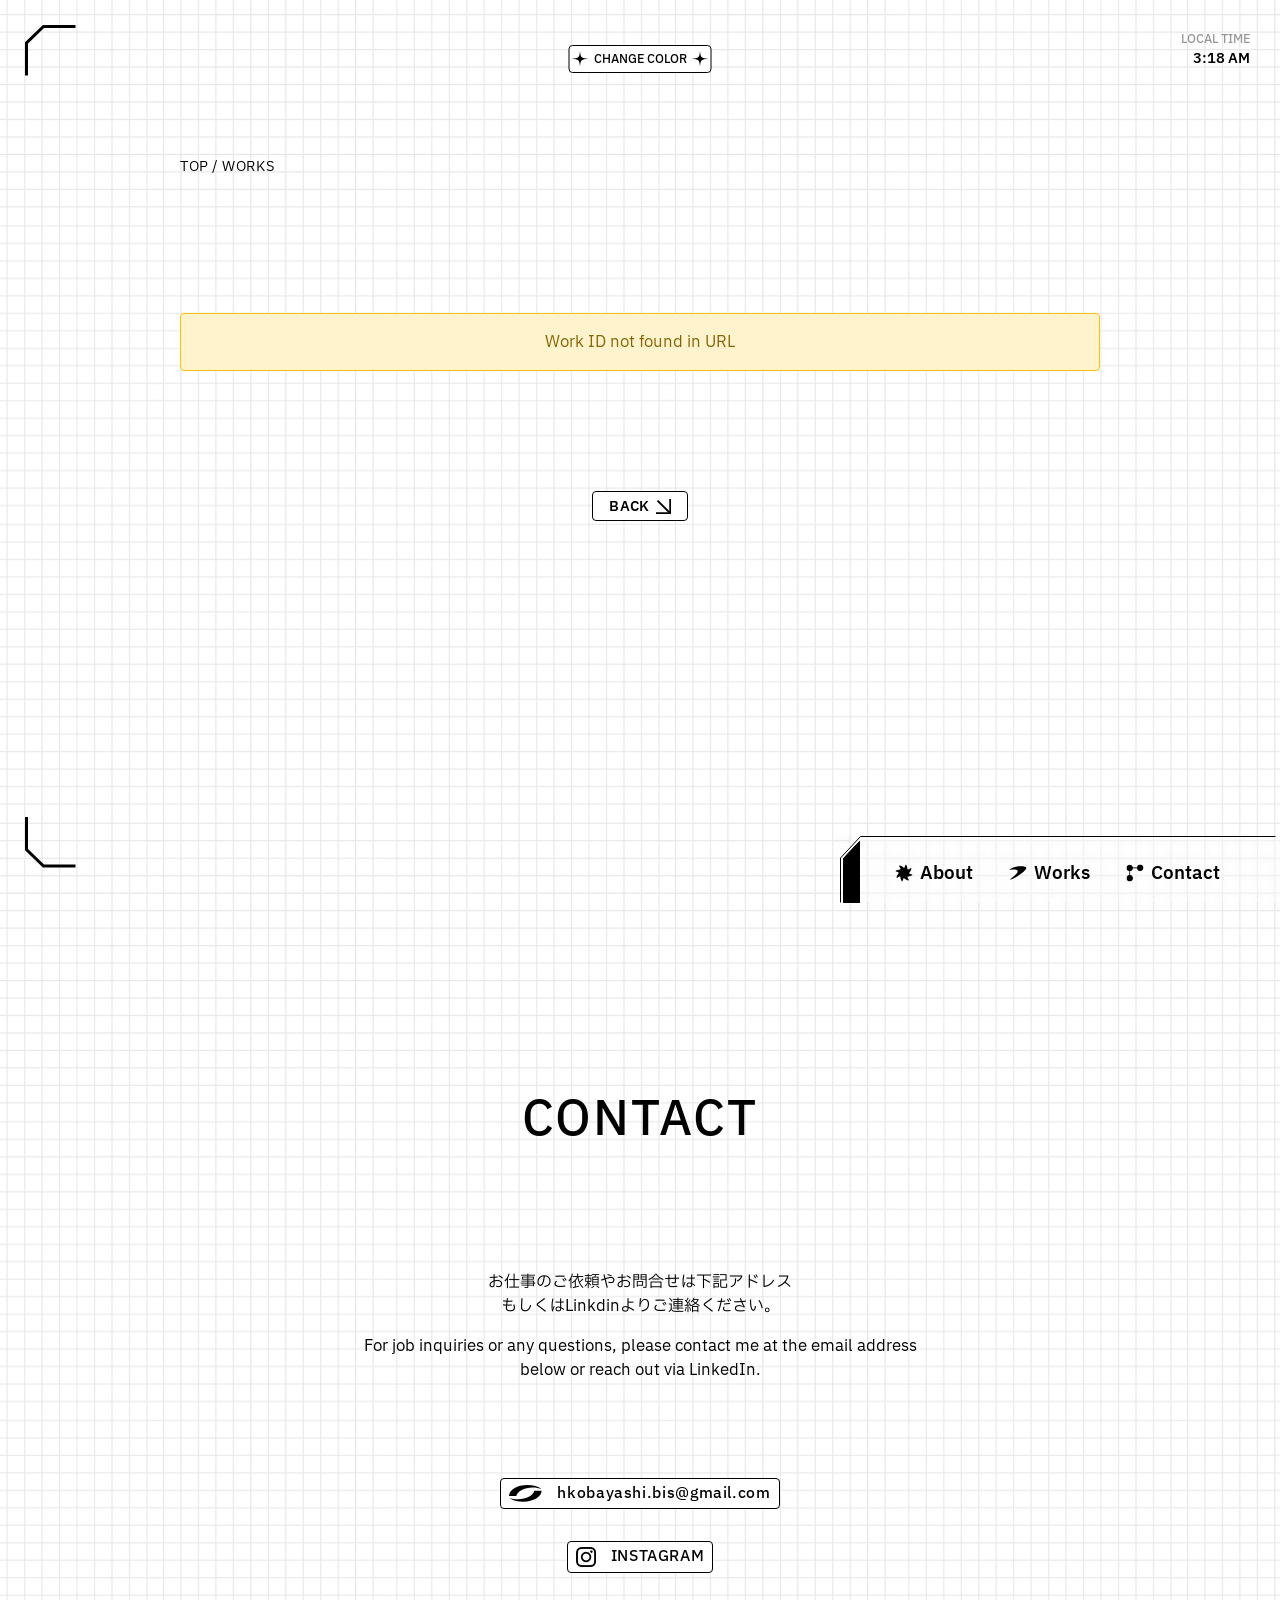
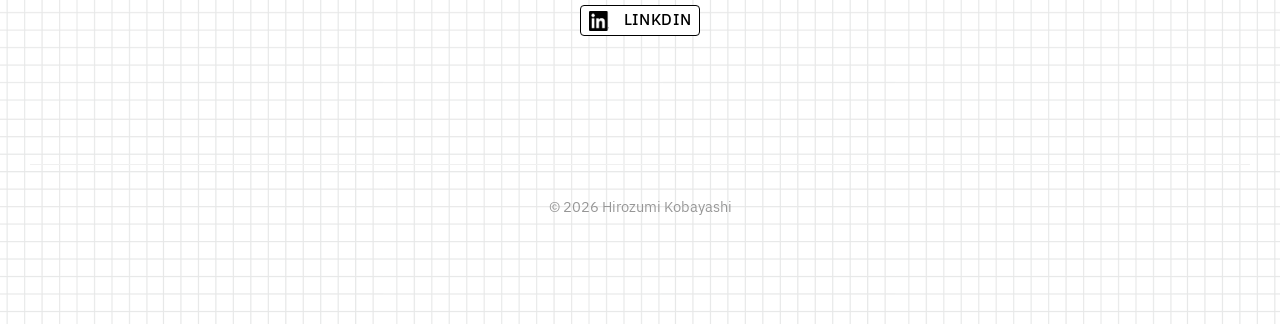
<file: single-works.html>
<!DOCTYPE html>
<html lang="ja">

<head>
    <meta charset="UTF-8">
    <meta name="viewport" content="width=device-width, initial-scale=1.0">
    <title>Work Detail - Zumi Portfolio</title>
    <link rel="preconnect" href="https://fonts.googleapis.com">
    <link rel="preconnect" href="https://fonts.gstatic.com" crossorigin>
    <link href="https://fonts.googleapis.com/css2?family=Hanken+Grotesk:ital,wght@0,100..900;1,100..900&family=IBM+Plex+Sans+JP:wght@100;200;300;400;600;700&display=swap"
        rel="stylesheet">
    <link rel="stylesheet" href="style.css">
    <link rel="stylesheet" href="assets/css/main.css">
    <link rel="stylesheet" href="assets/css/single-works.css">
</head>

<body>
    <!-- Navigation Fixed Header -->
 <header class="site-header fixed-header">
        <div class="header-container">
            <div class="header-border">
                <svg xmlns="http://www.w3.org/2000/svg" width="436" height="67" viewBox="0 0 436 67" fill="none">
                    <path id="border1" d="M19.5 5.5V66.5H3.5V22.5L19.5 5.5Z" fill="black" />
                    <path id="border2" d="M435.5 0.5H20.4661L0.5 22.0278V66.5M19.5 5.5V66.5H3.5V22.5L19.5 5.5Z"
                        stroke="black" />
                </svg>
                <!-- Primary Navigation -->
                <nav class="site-nav">
                    <ul class="nav-menu">
                        <li class="nav-item">
                            <a href="index.html#about" class="nav-link">
                                <svg xmlns="http://www.w3.org/2000/svg" width="337" height="337" viewBox="0 0 337 337"
                                    fill="none" alt="About Icon" class="nav-icon">
                                    <path
                                        d="M334.28 197C313.28 193 290.28 189 272.28 176C267.28 167 275.28 159 281.28 152C296.28 131 308.28 112 314.28 87C315.28 80 312.28 70 304.28 71C288.28 85 268.28 96 247.28 99C242.28 100 239.28 95 238.28 91C235.28 63 227.28 36 216.28 11C213.28 5 207.28 0 200.28 0C193.28 1 195.28 10 194.28 15C190.28 33 186.28 50 175.28 64C172.28 68 167.28 66 163.28 64C138.28 46 115.28 30 86.28 22C81.28 21 77.28 23 73.28 25C69.28 27 71.28 30 71.28 32C82.28 51 96.28 67 99.28 89C99.28 94 95.28 97 91.28 97C62.28 101 36.28 108 10.28 120C3.28004 124 -2.71996 132 1.28004 140C22.28 143 42.28 147 61.28 159C65.28 161 67.28 165 65.28 169C54.28 188 40.28 204 31.28 224C27.28 233 24.28 241 21.28 250C20.28 256 22.28 262 27.28 265C29.28 266 32.28 266 34.28 264L37.28 261C40.28 260 42.28 258 44.28 256C59.28 248 72.28 237 89.28 238C92.28 238 95.28 238 96.28 242C99.28 254 99.28 265 102.28 277C103.28 281 104.28 284 105.28 288C110.28 302 113.28 316 122.28 329C125.28 334 132.28 339 139.28 335C143.28 318 145.28 302 152.28 286C156.28 279 160.28 268 169.28 272C174.28 274 179.28 278 184.28 282C204.28 297 226.28 307 249.28 315C253.28 316 257.28 315 260.28 313C262.28 311 267.28 308 265.28 305C252.28 287 240.28 268 236.28 247C238.28 239 247.28 238 254.28 238C280.28 235 304.28 227 328.28 215C333.28 212 339.28 203 334.28 197Z" />
                                </svg>
                                <span>About</span>
                            </a>
                        </li>
                        <li class="nav-item">
                            <a href="./archive.html" class="nav-link">
                                <svg xmlns="http://www.w3.org/2000/svg" width="370" height="292" viewBox="0 0 370 292"
                                    fill="none" class="nav-icon" alt="Works Icon">
                                    <path
                                        d="M44.8409 281.771C-87.4091 331.661 196.751 181.841 177.921 102.111C162.391 36.3907 -89.9589 108.481 34.2611 45.6407C155.011 -15.4493 352.221 -9.90923 368.971 31.0408C384.511 69.0108 177.081 231.881 44.8309 281.771H44.8409Z" />
                                </svg>
                                <span>Works</span>
                            </a>
                        </li>
                        <li class="nav-item">
                            <a href="#contact" class="nav-link">
                                <svg xmlns="http://www.w3.org/2000/svg" width="197" height="195" viewBox="0 0 197 195"
                                    fill="none" class="nav-icon" alt="Contact Icon">
                                    <path
                                        d="M159.171 0C139.929 0 124.094 14.5736 122.094 33.2848H74.1965C71.5914 15.2337 56.0668 1.35951 37.2927 1.35951C16.6954 1.35951 0 18.055 0 38.6523C0 57.8939 14.5737 73.7288 33.2849 75.7288V120.385C14.5737 122.385 0 138.22 0 157.462C0 178.059 16.6954 194.754 37.2927 194.754C57.8899 194.754 74.5855 178.059 74.5855 157.462C74.5855 138.22 60.0118 122.385 41.3006 120.385V75.7288C59.1435 73.8192 73.2142 59.332 74.4794 41.3045H122.09C124.09 60.0157 139.925 74.5894 159.167 74.5894C179.764 74.5894 196.46 57.8939 196.46 37.2967C196.46 16.6994 179.764 0.00393311 159.167 0.00393311L159.171 0Z" />
                                </svg>
                                <span>Contact</span>
                            </a>
                        </li>
                    </ul>
                </nav>
            </div>
            <div class="header-bg">
                <svg xmlns="http://www.w3.org/2000/svg" width="445" height="66" viewBox="0 0 445 66" fill="none">
                    <foreignObject x="0" y="0" width="0" height="0">
                        <div xmlns="http://www.w3.org/1999/xhtml"
                            style="backdrop-filter:blur(0px);clip-path:url(#bgblur_0_22_301_clip_path);height:100%;width:100%">
                        </div>
                    </foreignObject>
                    <path data-figma-bg-blur-radius="0" d="M20 0.133975L445 0V66H0V21.5L20 0.133975Z" fill="white"
                        fill-opacity="0.4" />
                    <defs>
                        <clipPath id="bgblur_0_22_301_clip_path" transform="translate(0 0)">
                            <path d="M20 0.133975L445 0V66H0V21.5L20 0.133975Z" />
                        </clipPath>
                    </defs>
                </svg>

            </div>
        </div>
    </header>

    <div class="screen-frame top">
        <svg xmlns="http://www.w3.org/2000/svg" width="51" height="51" viewBox="0 0 51 51" fill="none">
            <path d="M50.5 1.5L18.5 1.5L1.5 18V50.5" stroke="black" stroke-width="3" />
        </svg>
    </div>

    <div class="screen-frame bottom">
        <svg xmlns="http://www.w3.org/2000/svg" width="51" height="51" viewBox="0 0 51 51" fill="none">
            <path d="M50.5 49H18.5L1.5 32.5V0" stroke="black" stroke-width="3" />
        </svg>
    </div>

    <div class="local-time">
        <p class="time-label">LOCAL TIME</p>
        <p class="time-display" id="current-time">--:-- --</p>
    </div>

    <button id="btn-toggle"><svg xmlns="http://www.w3.org/2000/svg" width="17" height="16" viewBox="0 0 17 16"
            fill="none">
            <path
                d="M17 7.81817C9.71271 8.43728 9.16754 8.93359 8.5 15.6363C7.8269 8.93359 7.28729 8.43216 0 7.81817C7.28729 7.19906 7.83246 6.70275 8.5 0C9.1731 6.70275 9.71271 7.20418 17 7.81817Z" />
        </svg><span>CHANGE COLOR</span><svg xmlns="http://www.w3.org/2000/svg" width="17" height="16"
            viewBox="0 0 17 16" fill="none">
            <path
                d="M17 7.81817C9.71271 8.43728 9.16754 8.93359 8.5 15.6363C7.8269 8.93359 7.28729 8.43216 0 7.81817C7.28729 7.19906 7.83246 6.70275 8.5 0C9.1731 6.70275 9.71271 7.20418 17 7.81817Z" />
        </svg></button>

    <!-- Main Content Wrapper -->
    <div class="site-main-wrapper">
        <!-- Works Detail Section -->
        <section class="single-works-section">
            <div class="single-works-container">
                <!-- Breadcrumb Navigation -->
                <div class="breadcrumb" id="breadcrumb">
                    <span>TOP / WORKS</span>
                </div>

                <!-- Work Detail Content -->
                <!-- id="work-detail" にJavaScriptで動的にコンテンツを追加します -->
                <div class="work-detail" id="work-detail">
                    <!-- 読み込み中の表示 -->
                    <div class="loading-message">Loading work details...</div>
                </div>

                <!-- エラーメッセージ用 -->
                <div class="error-message" id="error-message" style="display: none;"></div>
            </div>
             <div class="link-wrapper" style="justify-content: center;">
                    <a href="./archive.html" class="link-btn">
                        <span>BACK</span><svg xmlns="http://www.w3.org/2000/svg" width="15" height="15"
                            viewBox="0 0 39 39" fill="none">
                            <path d="M37 0V37H0" stroke-width="5"></path>
                            <line x1="35.9393" y1="36.0607" x2="3.93934" y2="4.06066" stroke-width="5"></line>
                        </svg>
                    </a>
                </div>
        </section>
    </div>

    <!-- Footer -->
  <footer class="site-footer" id="contact">
            <div class="footer-container">
                <section class="contact-section">
                    <div class="contact-header">
                        <h2>Contact</h2>
                    </div>

                    <div class="contact-content">
                        <div class="contact-message">
                            <p>お仕事のご依頼やお問合せは下記アドレス<br>
                                もしくはLinkdinよりご連絡ください。</p>
                            <p>For job inquiries or any questions, please contact me at the email address below or reach
                                out via LinkedIn.</p>
                        </div>

                        <!-- Contact Links -->
                        <div class="contact-links">
                            <!-- Email -->
                            <a href="mailto:hkobayashi.bis@gmail.com" class="link-box email-link">
                                <svg xmlns="http://www.w3.org/2000/svg" width="33" height="17" viewBox="0 0 33 17"
                                    fill="none">
                                    <path
                                        d="M32.616 3.98827C30.0295 2.97522 26.9284 2.38487 23.5957 2.38487C15.231 2.38487 8.32946 6.10113 7.33794 10.9002H0C0 4.87999 8.23488 0 18.3934 0C24.1247 0 29.2435 1.55317 32.616 3.98893V3.98827Z" />
                                    <path
                                        d="M0 12.6695C2.58645 13.6826 5.68757 14.2729 9.02027 14.2729C17.385 14.2729 24.2865 10.5567 25.278 5.75757H32.616C32.616 11.7778 24.3811 16.6578 14.2225 16.6578C8.49124 16.6578 3.37249 15.1046 0 12.6689V12.6695Z"
                                        fill="black" />
                                </svg>
                                <span>hkobayashi.bis@gmail.com</span>
                            </a>

                            <!-- Instagram -->
                            <a href="https://www.instagram.com/zumi_3132" class="link-box instagram-link"
                                target="_blank" rel="noopener noreferrer">
                                <figure class="icon-box">
                                    <div class="icon-shadow"></div>
                                    <img src="assets/images/insta-i.png" alt="Instagram Icon" class="contact-icon">
                                </figure>
                                <span>INSTAGRAM</span>
                            </a>

                            <!-- LinkedIn -->
                            <a href="https://www.linkedin.com/in/zumi3132/" class="link-box linkedin-link" target="_blank"
                                rel="noopener noreferrer">
                                <figure class="icon-box">
                                    <div class="icon-shadow"></div>
                                    <img src="assets/images/linkdin-i.png" alt="LinkedIn Icon" class="contact-icon">
                                </figure>
                                <span>LINKDIN</span>
                            </a>
                        </div>
                    </div>

                    <!-- Copyright -->
                    <div class="copyright">
                        <p>© 2026 Hirozumi Kobayashi</p>
                    </div>
                </section>
            </div>
        </footer>
     <script src="assets/js/main.js"></script>
    <script src="assets/js/single-works.js"></script>
</body>

</html>
</file>
<file: style.css>
/*!
Theme Name: My Portfolio
Theme URI: https://example.com
Author: Hirozumi Kobayashi
Author URI: https://example.com
Description: A modern web design portfolio theme
Version: 1.0.0
License: GPL v2 or later
License URI: https://www.gnu.org/licenses/gpl-2.0.html
Text Domain: my-portfolio
Domain Path: /languages
*/

/* Reset & Base Styles */
* {
  margin: 0;
  padding: 0;
  box-sizing: border-box;
}

html, body {
  width: 100%;
  height: auto;
  min-height: 100vh;
}

body {
  font-family: 'IBM Plex Sans JP', 'Noto Sans JP', sans-serif;
  font-size: 16px;
  line-height: 1.5;
  color: var(--color-primary);
  background:url('assets/images/whole-bg.png') repeat center center;
  background-size: 40% auto;
}

/* Typography */
h1, h2, h3, h4, h5, h6 {
  font-family:  'IBM Plex Sans JP', 'Noto Sans JP', sans-serif;
  font-weight: 500;
  line-height: 1.2;
  margin: 0;
}

h1 {
  font-size: 150px;
  font-weight: 400;
  letter-spacing: 0;
  line-height: 1;
}

h2 {
  font-size: 64px;
  letter-spacing: 2.56px;
  text-transform: uppercase;
  margin-bottom: 24px;
}

p {
  margin: 0;
  margin-block-start: 0;
    margin-block-end: 0;
}

a {
  color: var(--color-primary);
  text-decoration: none;
}

a:hover {
  text-decoration: underline;
  transition:all 0.3s ease;
}
.wait:hover {
  cursor: url('./assets/images/wait-hover.png'), auto;
}
/* Container */
.container {
  max-width: 1280px;
  margin: 0 auto;
  padding: 0 30px;
}

/* Navigation */
nav {
  font-family: 'Hanken Grotesk', sans-serif;
  font-size: 18px;
  font-weight: 600;
}

nav ul {
  list-style: none;
  display: flex;
  gap: 36px;
  align-items: center;
}

nav li {
  display: flex;
  gap: 8px;
  align-items: center;
}

nav a {
  color: var(--color-primary);
  text-decoration: none;
  transition: opacity 0.3s ease;
}

nav a:hover {
  opacity: 0.7;
}

/* Buttons */
button, .btn {
  border: 1px solid ;
  background: #fff;
  font-size: 14px;
  cursor: pointer;
  transition: all 0.3s ease;
  font-family: 'IBM Plex Sans JP', sans-serif;
  font-weight: 500;
}

button:hover, .btn:hover {
  background: var(--color-primary);
  color: #fff;
}
.link-btn{
  font-size: 14px;
  font-weight: 600;
  text-transform: uppercase;
  letter-spacing: 0.48px;
  color: var(--color-primary);
  background-color: var(--color-secondary); 
  border: 1px solid var(--color-primary); 
  padding: 4px 16px 3px;
  border-radius: 4px;
  cursor: pointer;
  align-items: center;
  display: inline-flex;
  gap: 6px;
}
.link-btn svg path,
.link-btn svg line {
  stroke: var(--color-primary);
}
.link-btn:hover svg {
  transition: 0.3s ease-in-out;
  transform: rotate(-45deg);
}

/* Links with Icons */
.link-box {
  display: inline-flex;
  align-items: center;
  gap: 15px;
  border: 1px solid ;
  padding: 8px;
  border-radius: 4px;
  background: #fff;
  font-size: 18px;
  font-family: 'IBM Plex Sans JP', sans-serif;
  font-weight: 500;
  letter-spacing: 0.72px;
  margin: 16px 0;
}

.link-box img {
  width: 20px;
  height: 20px;
}
.shadow-wrapper {
      filter: drop-shadow(-7px 7px 0 rgb(196, 196, 196, 0.9));

}
/* Sections */
section {
  padding: 96px 0;
}

/* Works Section */
.works-section {
  padding: 96px 0;
}

.section-container {
  max-width: 1280px;
  margin: 0 auto;
  padding: 0 30px;
}

.section-title {
  font-size: 48px;
  letter-spacing: 2.56px;
  text-transform: uppercase;
  margin-bottom: 64px;
  font-family: "IBM Plex Sans JP", sans-serif;
  font-weight: 500;
}

/* Works Grid */
/* Styles managed by archive.css for works-grid layout */

.portfolio-item {
  cursor: pointer;
  transition: transform 0.3s ease;
}

.portfolio-item:hover {
  transform: translateY(-8px);
  opacity: 0.8;
}

.portfolio-thumbnail {
  width: 100%;
  height: 300px;
  overflow: hidden;
  border-radius: 4px;
  margin-bottom: 16px;
  background: #f0f0f0;
}

.portfolio-image {
  width: 100%;
  height: 100%;
  object-fit: cover;
}

.placeholder-image {
  display: flex;
  align-items: center;
  justify-content: center;
  width: 100%;
  height: 100%;
  background: #e0e0e0;
  color: #999;
  font-size: 14px;
}

.portfolio-info {
  padding: 0 8px;
}

.portfolio-title {
  font-size: 20px;
  font-weight: 600;
  margin-bottom: 8px;
  font-family: 'Hanken Grotesk', sans-serif;
}

.portfolio-role,
.portfolio-tool,
.portfolio-period {
  font-size: 14px;
  color: var(--color-accent);
  margin-bottom: 4px;
}

/* Work Detail Section */
.work-detail-section {
  padding: 96px 0;
}

.back-link {
  display: inline-block;
  margin-bottom: 32px;
  font-size: 16px;
  font-weight: 500;
  color: var(--color-primary);
  text-decoration: none;
  transition: opacity 0.3s ease;
}

.back-link:hover {
  opacity: 0.7;
}

.work-detail {
  padding: 48px;
  border-radius: 4px;
}

.work-detail-header h1 {
  font-size: 48px;
  font-weight: 400;
  margin-bottom: 32px;
  font-family: 'Hanken Grotesk', sans-serif;
}

.work-detail-meta {
  display: grid;
  grid-template-columns: repeat(auto-fit, minmax(200px, 1fr));
  gap: 32px;
  margin-bottom: 48px;
  padding-bottom: 48px;
  border-bottom: 1px solid #f0f0f0;
}

.meta-item h4 {
  font-size: 12px;
  font-weight: 600;
  color: var(--color-accent);
  text-transform: uppercase;
  letter-spacing: 0.48px;
  margin-bottom: 8px;
  font-family: 'IBM Plex Sans JP', sans-serif;
}

.meta-item p {
  font-size: 16px;
  color: var(--color-primary);
}

.work-detail-thumbnail {
  margin-bottom: 48px;
}

.work-detail-thumbnail img {
  width: 100%;
  height: auto;
  border-radius: 4px;
}

.work-section {
  margin-bottom: 48px;
}

.work-section h2 {
  font-size: 24px;
  letter-spacing: 0;
  text-transform: none;
  margin-bottom: 16px;
  font-family: 'Hanken Grotesk', sans-serif;
}

.work-content {
  font-size: 16px;
  line-height: 1.8;
  color: var(--color-primary);
}

.work-images {
  display: grid;
  grid-template-columns: repeat(auto-fit, minmax(250px, 1fr));
  gap: 24px;
}

.work-image-figure {
  margin: 0;
  overflow: hidden;
  border-radius: 4px;
}

.work-image {
  width: 100%;
  height: auto;
  display: block;
}

/* No Works Message */
.no-works,
.loading {
  text-align: center;
  padding: 48px;
  font-size: 18px;
  color: var(--color-accent);
}

/* Contact Section */
.contact-section {
  text-align: center;
}

.contact-header {
  margin-bottom: 48px;
}

.contact-message {
  margin-bottom: 32px;
  font-size: 16px;
  line-height: 1.8;
}

.contact-links {
  display: flex;
  gap: 24px;
  justify-content: center;
  flex-wrap: wrap;
  margin-bottom: 32px;
}
.icon-box {
  position: relative;
  width: 20px;
  height:20px;
}
.contact-icon {
  width: 24px;
  height: 24px;
  position: relative;
  z-index: 1;
}
.icon-shadow {
  content: '';
  width: 20px;
  height:20px;
  background-color:var(--color-primary);
  position: absolute;
  top: 0;
  left: 0;
  mix-blend-mode: lighten;
  z-index: 2;
}

.copyright {
  margin-top: 48px;
  padding-top: 48px;
  border-top: 1px solid #f0f0f0;
  font-size: 14px;
  color: var(--color-accent);
}

/* Responsive */
@media (max-width: 980px) {
  h1 {
    font-size: 48px;
  }

  h2 {
    font-size: 32px;
    letter-spacing: 1.28px;
  }

  nav ul {
    gap: 20px;
  }

  nav a {
    font-size: 14px;
  }

  section {
    padding: 48px 0;
  }

  .container {
    padding: 0 20px;
  }

  .section-container {
    padding: 0 20px;
  }

  .works-grid {
    grid-template-columns: 1fr;
    gap: 24px;
  }

  .portfolio-thumbnail {
    height: 200px;
  }

  .work-detail {
    padding: 24px 16px;
  }

  .work-detail-header h1 {
    font-size: 32px;
  }

  .work-detail-meta {
    grid-template-columns: 1fr;
    gap: 16px;
  }

  .work-images {
    grid-template-columns: 1fr;
  }

  .contact-links {
    flex-direction: column;
  }
}
</file>
<file: assets/css/main.css>
/* Additional Styles for My Portfolio Theme */

:root {
  --color-primary: #000;
  --color-secondary: #fff;
  --color-accent: #969696;
  --spacing-xs: 8px;
  --spacing-sm: 16px;
  --spacing-md: 24px;
  --spacing-lg: 48px;
  --spacing-xl: 96px;
  --radius: 4px;
  --transition: all 0.3s ease;
  --bp-tablet: 768px;
  --bp-mobile: 480px;
}

/* Header Styles */
.site-header {
  position: fixed;
  bottom: -1vh;
  right: 0;
  background: transparent;
  z-index: 1000;
  padding: 0;
}

.header-container {
  display: flex;
  justify-content: space-between;
  align-items: center;
  margin: 0 auto;
}
.header-border {
  fill: #fff;
  stroke-width: 1px;
  stroke: var(--color-primary);
  position: absolute;
  top: 50%;
  left: 50%;
  transform: translate(-50%, -50%);
  z-index: 99;
}
.header-border svg #border1 {
  fill: var(--color-primary);
}
.header-border svg #border2 {
  stroke: var(--color-primary);
}
.header-bg {
  fill: rgba(255, 255, 255, 0.9);
  backdrop-filter: blur(3px);
}
.site-logo {
  flex: 0 0 auto;
}

.site-logo img {
  height: 66px;
  width: auto;
}

.site-nav {
  flex: 1 1 auto;
  display: flex;
  justify-content: center;
  position: absolute;
  top: 50%;
  left: 50%;
  transform: translate(-50%, -50%);
}

.nav-menu {
  list-style: none;
  display: flex;
  gap: 36px;
}

.nav-item {
  display: flex;
  gap: 8px;
  align-items: center;
}

.nav-link {
  display: flex;
  gap: 8px;
  align-items: center;
  color: var(--color-primary);
  text-decoration: none;
  font-family: "IBM Plex Sans JP", sans-serif;
  font-size: 18px;
  font-weight: 600;
  transition: var(--transition);
}

.nav-link:hover {
  opacity: 0.7;
}

.nav-icon {
  width: 17px;
  height: 17px;
  color: var(--color-primary);
}
.nav-icon path {
  fill: var(--color-primary);
}

.local-time {
  position: fixed;
  top: 30px;
  right: 30px;
  flex: 0 0 auto;
  text-align: right;
  font-size: 12px;
  font-weight: 500;
  z-index: 999;
}

.time-label {
  color: var(--color-accent);
  font-size: 12px;
}

.time-display {
  font-size: 14px;
  font-weight: 600;
}
.screen-frame {
  position: fixed;
  left: 25px;
  stroke-width: 1px;
  stroke: var(--color-primary);
}
.screen-frame path {
  stroke: var(--color-primary);
}
.screen-frame.top {
  top: 25px;
}
.screen-frame.bottom {
  bottom: 25px;
}
#btn-toggle {
  display: flex;
  position: fixed;
  top: 5%;
  right: 50%;
  transform: translateX(50%);
  padding: 4px 2px;
  justify-content: center;
  align-items: center;
  gap: 5px;
  align-self: stretch;
  font-size: 12px;
  font-family: "IBM Plex Sans JP";
  font-weight: 500;
  color: var(--color-primary);
  border: 1px solid var(--color-primary);
  border-radius: 4px;
  cursor: pointer;
  transition: all 0.3s ease;
  z-index: 999;
}
#btn-toggle path {
  fill: var(--color-primary);
}
#btn-toggle:hover {
  color: var(--color-secondary);
}
#btn-toggle:hover path {
  fill: var(--color-secondary);
}
#btn-toggle.active {
  background: var(--color-primary);
  color: var(--color-secondary);
}
#btn-toggle.active path {
  fill: var(--color-secondary);
}
#btn-toggle.active:hover path {
  fill: var(--color-primary);
}
@media only screen and (max-width: 980px) {
  .header-bg{
    opacity: 0;
  }
  #btn-toggle {
    font-size: 10px;
  }
  #btn-toggle svg {
    width: 12px;
    height: 12px;
}
}
/* Hero Section */
.hero-section {
  padding-top: 60px;
  padding-bottom: 48px;
}

.hero-container {
  display: grid;
  grid-template-columns: 1fr 1fr;
  gap: 64px;
  margin: 0 auto;
  padding: 0 50px;
  align-items: center;
  height: 85vh;
}

.hero-left {
  display: flex;
  flex-direction: column;
  gap: 1.1vw;
  align-items: flex-start;
  height: 100%;
  justify-content: space-between;
}

.hero-title {
  font-size: 48px;
  font-family: "IBM Plex Sans JP", sans-serif;
  font-weight: 500;
  line-height: 1;
  margin-bottom: 15px;
}

.hero-subtitle {
  display: flex;
  flex-direction: column;
  gap: 45px;
  margin-bottom: 30px;
}

.hero-subtitle h2 {
  font-size: 24px;
  font-weight: 500;
  letter-spacing: 2.56px;
  text-transform: uppercase;
  line-height: 1.2;
  margin: 0;
}

.portfolio-preview img {
  width: 100%;
  height: auto;
  display: block;
}

.compass-box {
  width: 112px;
  height: 160px;
  display: flex;
  flex-direction: column;
  align-items: center;
  justify-content: center;
  background: var(--color-primary); /* これがボーダー色 */
  padding: 20px 1px 1px 1px;
  gap: 5%;
  clip-path: polygon(0 0, 100% 0, 100% 100%, 20px 100%, 0 calc(100% - 20px));
}
.box-inner {
  width: 100%;
  height: 100%;
  background: #fff;
  clip-path: inherit; /* 同じ形にする */
}

/* SVG はボックス幅に合わせて正方形で収める */
.compass-wrap {
  width: 80%;
  aspect-ratio: 1 / 1;
  flex-shrink: 0;
  margin: 10px auto 5px;
}
svg#compass {
  width: 100%;
  height: 100%;
  overflow: visible;
  display: block;
}
.compass-wrap svg circle,
.compass-wrap svg line {
  stroke: var(--color-primary);
}
.compass-wrap #needle polygon {
  fill: var(--color-primary);
}
/* テキスト表示エリア */
.readout {
  width: 100%;
  display: flex;
  flex-direction: column;
  align-items: center;
  gap: 2%;
}

.deg {
  font-size: 9.5%; /* 124px × 9.5% ≈ 11.8px */
  letter-spacing: 0.02em;
  color: var(--color-primary);
  white-space: nowrap;
  /* フォントサイズをボックス幅基準に */
  font-size: clamp(10px, 9.5%, 12px);
}

.dir {
  font-size: clamp(10px, 8%, 10px);
  letter-spacing: 0.05em;
  color: #aaa;
  min-height: 1em;
}

@media only screen and (max-width: 980px) {
  .hero-subtitle{
    margin-bottom: 10px;
  }
  .shadow-wrapper:has(.compass-box) {
    display: none;
  }
}
.scroll-btn {
  display: inline-flex;
  flex-direction: column;
  align-items: center;
  width: 42px;
  height: auto;
  justify-content: center;
  gap: 10px;
  background: transparent;
  border-radius: 50%;
  font-family: "IBM Plex Sans JP";
  font-size: 11px;
  font-style: normal;
  font-weight: 600;
  line-height: normal;
  letter-spacing: -0.22px;
}
.scroll-btn path,
.scroll-btn line {
  stroke: var(--color-primary);
}
.scroll-btn:hover svg {
  transition: 0.3s ease-in-out;
  transform: rotate(45deg);
}
.shadow-wrapper:has(.compass-box) {
  position: absolute;
  top: 20%;
  right: 30px;
}
.hero-left-bottom {
  width: 40%;
}
.shadow-wrapper:has(.intro-txt) {
  position: relative;
  width: 100%;
  max-width: 300px;
  margin-top: 20px;
}
.intro-txt {
  color: var(--color-primary);
  font-family: "IBM Plex Sans JP";
  font-size: 11px;
  font-style: normal;
  font-weight: 400;
  line-height: 110%; /* 15.4px */
  text-transform: uppercase;
  display: flex;
  flex-direction: column;
  align-items: center;
  justify-content: center;
  background: var(--color-primary); /* これがボーダー色 */
  padding: 20px 1px 1px 1px;
  gap: 5%;
  clip-path: polygon(0 0, 100% 0, 100% 100%, 20px 100%, 0 calc(100% - 20px));
}
.intro-txt .box-inner {
  padding: 12px 12px 17px 12px;
}
.intro-txt .box-inner p {
  overflow: hidden;
  animation:
    typing 2s steps(11),
    typingEffect 0.5s step-end infinite alternate;
}

/* 影 */
.card-shadow {
  filter: drop-shadow(-7px 7px 0 rgb(196, 196, 196, 0.9));
  position: absolute;
  width: 57%;
}
.card-shadow#no1 {
  top: 48%;
  right: 50%;
  transform: translate(50%, -50%);
  z-index: 4;
  perspective: 500px;
  touch-action: pinch-zoom;
}
#no1 .card-border-outer:before {
  content: "";
  position: absolute;
  top: 0;
  right: 0;
  width: 5%;
  height: auto;
  aspect-ratio: 1 / 1;
  background: url("../images/close-b.png") no-repeat center center / contain;
  background-color: var(--color-primary);
  z-index: 3;
}
@media only screen and (max-width: 980px) {
  .card-shadow#no1 {
    width: 85%;
    position: relative;
    top: auto;
    right: auto;
    transform: none;
    margin: 20px auto 0;
  }
  .scroll-btn {
    display: none;
  }
}

/* 黒い細ボーダー */
.card-border-outer {
  padding: 1px;
  background: var(--color-primary);
  clip-path: polygon(
    0 9%,
    4.5% 0,
    100% 0,
    100% 9%,
    100% 82.5%,
    95.5% 90%,
    60.5% 90%,
    54.5% 98%,
    4.5% 98%,
    0 89%
  );
  --ease-out-cubic: cubic-bezier(0.33, 1, 0.68, 1);

  transition: rotate 0.2s var(--ease-out-cubic);
}

/* 白い太ボーダー */
.card-border-inner {
  padding: 5px;
  background: var(--color-secondary);
  clip-path: inherit;
  transition: all 0.3s ease-in-out;
}
.works-card-container:hover .card-border-inner {
  background: var(--color-primary);
}
/* 中身 */
.card-content {
  width: 100%;
  height: 100%;
  overflow: hidden;
  clip-path: inherit;
}

.card-content img {
  width: 100%;
  height: 100%;
  object-fit: cover;
}
.card-content .transparent {
  background:
    repeating-radial-gradient(#000 0 0.0001%, var(--color-secondary) 0 0.0002%)
      50% 0/2500px 2500px,
    repeating-conic-gradient(#000 0 0.0001%, var(--color-secondary) 0 0.0002%)
      60% 60%/2500px 2500px;
  background-blend-mode: difference;
  animation: tv_noise 3s infinite alternate;
  width: 100%;
  aspect-ratio: 27/16;
}
@keyframes tv_noise {
  100% {
    background-position:
      50% 0,
      60% 50%;
  }
}
.shadow-wrapper::before {
  content: "";
  position: absolute;
  top: 0;
  right: 0;
  height: 19px;
  aspect-ratio: 1 / 1;
  background: url("../images/close-b.png") no-repeat center center / contain;
  background-color: var(--color-primary);
  z-index: 3;
}
.shadow-wrapper:has(.meter-container) {
  position: absolute;
  bottom: 34%;
  right: 50px;
}
.meter-container {
  width: 166px;
  height: auto;
  clip-path: polygon(0 0, 100% 0, 100% 100%, 20px 100%, 0 calc(100% - 20px));
  background-color: var(--color-primary);
  padding: 20px 1px 1px 1px;
}
.meter-inner {
  width: 100%;
  height: 100%;
  background: #fff;
  clip-path: inherit; /* 同じ形にする */
  padding: 5px 0 15px;
}
.row {
  border-top: 1.5px solid var(--color-text-primary);
  padding: 0.4rem 0 0.5rem;
  width: 90%;
  margin: 0 auto;
  border-bottom: 1px solid var(--color-primary);
}
.row:last-child {
  border-bottom: 1.5px solid var(--color-text-primary);
  padding-bottom: 0.1rem;
}
.top-line {
  display: flex;
  align-items: center;
  gap: 0;
  margin-bottom: 4px;
}
.num {
  font-size: 10px;
  font-weight: 500;
  letter-spacing: 0.04em;
  color: var(--color-text-primary);
  white-space: nowrap;
  margin-right: 4px;
}
.bar-area {
  flex: 1;
  height: 14px;
  overflow: hidden;
  position: relative;
}
.bar-area canvas {
  display: block;
  position: absolute;
  top: 0;
  left: 0;
  aspect-ratio: auto;
  width: 100px;
}
.label {
  font-size: 11px;
  font-weight: 500;
  letter-spacing: 0.02em;
  text-transform: uppercase;
  color: var(--color-text-primary);
  line-height: 1.3;
  margin-top: 3px;
}
.noise-line {
  width: 100%;
}
#portrait-inner {
  position: relative;
  overflow: hidden;
}

#portrait-inner img {
  display: block;
  width: 100%;
}

/* グリッチレイヤー */
#portrait-inner::before,
#portrait-inner::after {
  content: "";
  position: absolute;
  inset: 0;
  background: url("../images/self-portrait.png") no-repeat center/contain;
  opacity: 1;
}

/* About Section */
.about-section {
  padding: 96px 0;
}

.about-wrapper {
  max-width: 1280px;
  margin: 0 auto;
  padding: 0 30px;
}

.about-title {
  font-family: "IBM Plex Sans JP", sans-serif;
  font-size: 48px;
  font-weight: 500;
  text-transform: uppercase;
  letter-spacing: 2.88px;
  margin-bottom: 64px;
  text-align: right;
}

.about-content {
  display: grid;
  grid-template-columns: 264px 1fr;
  gap: 64px;
  align-items: flex-start;
}

.about-image-container {
  width: 264px;
  height: 264px;
  border: 2px solid var(--color-primary);
  flex-shrink: 0;
  overflow: hidden;
  position: relative;
}
.image-shadow {
  background-color: var(--color-primary);
  width: 100%;
  height: 100%;
  position: absolute;
  top: 0;
  left: 0;
  mix-blend-mode: lighten;
  opacity: 0.8;
}

.about-image {
  width: 100%;
  height: 100%;
  /* object-fit: cover; */
  display: block;
}

.about-info {
  display: flex;
  flex-direction: column;
  gap: 16px;
}

/* About Metadata */
.about-metadata {
  display: flex;
  flex-direction: column;
  gap: 0;
}

.metadata-row {
  display: grid;
  grid-template-columns: 100px 1fr;
  gap: 32px;
  padding: 8px 10px;
  border-bottom: 1px solid var(--color-primary);
  align-items: baseline;
  margin-left: 20px;
  position: relative;
}
.metadata-row::before {
  content: "";
  position: absolute;
  left: -16px;
  bottom: 6px;
  width: 20px;
  height: 1px;
  background: var(--color-primary);
  transform: rotate(45deg);
}

.metadata-label {
  font-family: "IBM Plex Sans JP", sans-serif;
  font-size: 14px;
  font-weight: 500;
  text-transform: uppercase;
  letter-spacing: 0.56px;
  color: var(--color-primary);
}

.metadata-value {
  font-family: "Hanken Grotesk", sans-serif;
  font-size: 16px;
  font-weight: 400;
  text-transform: uppercase;
  letter-spacing: 0.64px;
  color: var(--color-primary);
}

/* About Profile */
.about-profile {
  display: grid;
  grid-template-columns: 100px 1fr;
  gap: 32px;
  padding: 8px 10px 16px;
  border-bottom: 1px solid var(--color-primary);
  margin-left: 20px;
  position: relative;
  flex-shrink: 0;
}
.about-profile::before {
  content: "";
  position: absolute;
  left: -16px;
  bottom: 6px;
  width: 20px;
  height: 1px;
  background: var(--color-primary);
  transform: rotate(45deg);
}

.profile-header {
  display: flex;
  flex-direction: column;
  justify-content: start;
  gap: 24px;
  width: 100px;
}

.profile-title {
  font-family: "IBM Plex Sans JP", sans-serif;
  font-size: 14px;
  font-weight: 500;
  text-transform: uppercase;
  letter-spacing: 0.56px;
  color: var(--color-primary);
  margin: 0;
}

.language-toggle {
  display: flex;
  flex-direction: column;
  gap: 8px;
}

.lang-btn {
  font-family: "IBM Plex Sans JP", sans-serif;
  font-size: 16px;
  font-weight: 600;
  text-align: center;
  text-transform: uppercase;
  letter-spacing: 0.64px;
  line-height: 24px;
  background: transparent;
  width: 30px;
  border: 1px solid var(--color-primary);
  cursor: pointer;
  transition: all 0.3s ease;
  color: var(--color-primary);
  justify-content: center;
  align-items: center;
}

.lang-btn.active {
  background: var(--color-primary);
  color: var(--color-secondary);
}

.lang-btn:hover {
  opacity: 0.8;
}

.profile-text {
  font-family: "Noto Sans JP", sans-serif;
  font-size: 14px;
  line-height: 150%;
  letter-spacing: 0.64px;
  color: var(--color-primary);
  display: block;
  transition: opacity 0.3s ease;
}
.profile-text p {
  flex-shrink: 0;
}

.profile-text.hidden {
  display: none;
}

/* Works Section */
.works-section {
  padding: 96px 30px;
}

#works-container {
  max-width: 1280px;
  height: auto;
  margin: 0 auto;
}

.view-more-btn {
  display: inline-flex;
  align-items: center;
  gap: 8px;
  border: 1px solid var(--color-primary);
  background: transparent;
  padding: 12px 24px;
  border-radius: 4px;
  font-size: 12px;
  font-weight: 600;
  text-transform: uppercase;
  letter-spacing: 0.48px;
  cursor: pointer;
  transition: var(--transition);
  margin-bottom: 48px;
}

.view-more-btn:hover {
  background: var(--color-primary);
  color: white;
}
.link-wrapper {
  display: flex;
  justify-content: end;
  margin-top: 40px;
  width: 100%;
}

.portfolio-gallery,
.portfolio-grid {
  display: grid;
  grid-template-columns: repeat(3, 1fr);
  gap: 32px;
}

.portfolio-item {
  position: relative;
  overflow: hidden;
  border-radius: 8px;
  cursor: pointer;
  transition: transform 0.3s ease;
}

.portfolio-item:hover {
  transform: scale(1.02);
}

.portfolio-item:hover .portfolio-image {
  opacity: 0.8;
}

.portfolio-image-wrapper {
  position: relative;
  overflow: hidden;
  background: #f0f0f0;
  aspect-ratio: 1;
}

.portfolio-image {
  width: 100%;
  height: 100%;
  object-fit: cover;
  transition: opacity 0.3s ease;
}

.portfolio-placeholder {
  width: 100%;
  height: 100%;
  background:
    linear-gradient(
      135deg,
      #f0f0f0 25%,
      transparent 25%,
      transparent 75%,
      #f0f0f0 75%,
      #f0f0f0
    ),
    linear-gradient(
      135deg,
      #f0f0f0 25%,
      transparent 25%,
      transparent 75%,
      #f0f0f0 75%,
      #f0f0f0
    );
  background-size: 20px 20px;
  background-position:
    0 0,
    10px 10px;
  background-color: #fafafa;
}

.portfolio-title {
  font-size: 14px;
  font-weight: 600;
  text-transform: uppercase;
  letter-spacing: 0.56px;
  margin-top: 16px;
}

.portfolio-categories {
  display: flex;
  flex-wrap: wrap;
  gap: 8px;
  margin-top: 8px;
}

.portfolio-category {
  font-size: 12px;
  background: #f0f0f0;
  padding: 4px 8px;
  border-radius: 4px;
}

/* Footer */
.site-footer {
  padding: 96px 30px 10px;
}

.footer-container {
  max-width: 1280px;
  margin: 0 auto;
}

.contact-section {
  display: flex;
  flex-direction: column;
  gap: 48px;
}

.contact-header {
  position: relative;
}

.contact-header h2 {
  font-size: 48px;
  text-transform: uppercase;
  letter-spacing: 1.92px;
  margin-bottom: 24px;
}

.contact-content {
  display: flex;
  flex-direction: column;
  gap: 48px;
  align-items: center;
  text-align: center;
}

.contact-message {
  max-width: 591px;
}

.contact-message p {
  font-size: 16px;
  line-height: 1.5;
  margin-bottom: 16px;
}

.contact-links {
  display: flex;
  flex-direction: column;
  gap: 32px;
  width: auto;
}
.contact-links a svg path {
  fill: var(--color-primary);
}

.link-box {
  display: inline-flex;
  align-items: center;
  justify-content: center;
  gap: 15px;
  border: 1px solid var(--color-primary);
  padding: 4px 8px 3px;
  border-radius: 4px;
  background: white;
  font-size: 15px;
  font-weight: 500;
  letter-spacing: 0.64px;
  text-decoration: none;
  color: var(--color-primary);
  transition: var(--transition);
  width: fit-content;
  margin: 0 auto;
}

.link-box:hover {
  background: var(--color-primary);
  color: white;
}
.link-box:hover svg,.link-box:hover figure img{
  filter: invert(1);
}
.contact-icon {
  width: 20px;
  height: 20px;
  flex-shrink: 0;
}

.copyright {
  text-align: center;
  padding-top: 32px;
  font-size: 14px;
  color: var(--color-accent);
}

/* Page Content */
.page-container {
  max-width: 1280px;
  margin: 0 auto;
  padding: 0 30px;
}

.page-content,
.page-about,
.page-works,
.single-portfolio,
.default-post {
  padding: 120px 30px 96px;
  background: white;
}

.page-content h1,
.page-about h1,
.page-works h1,
.single-portfolio h1 {
  font-size: 64px;
  text-transform: uppercase;
  letter-spacing: 2.56px;
  margin-bottom: 48px;
}

.page-body,
.page-content,
.portfolio-content {
  max-width: 900px;
  margin: 0 auto;
}

.page-body p,
.portfolio-content p {
  line-height: 1.8;
  margin-bottom: 16px;
  font-size: 16px;
}

/* Portfolio Filters */
.portfolio-filters {
  display: flex;
  gap: 12px;
  margin-bottom: 48px;
  flex-wrap: wrap;
}

.filter-btn {
  border: 1px solid var(--color-primary);
  background: white;
  padding: 8px 16px;
  border-radius: 4px;
  font-size: 14px;
  font-weight: 600;
  cursor: pointer;
  transition: var(--transition);
  text-transform: uppercase;
  letter-spacing: 0.56px;
}

.filter-btn:hover,
.filter-btn.active {
  background: var(--color-primary);
  color: white;
}

/* Related Works */
.related-works {
  margin-top: 96px;
  padding-top: 64px;
  border-top: 1px solid #ddd;
}

.related-works h2 {
  margin-bottom: 48px;
}

.related-works-grid {
  display: grid;
  grid-template-columns: repeat(3, 1fr);
  gap: 32px;
}

.related-item {
  text-align: center;
}

.related-item a {
  text-decoration: none;
  color: var(--color-primary);
}

@media screen and (max-width: 980px) {
  .label{
    font-size: 10px;
  }
  .screen-frame{
    left: 10px;
  }
  .screen-frame.top{
    top: 10px;
  }
  .screen-frame.bottom{
    display: none;
  }
  .contact-header h2{
    font-size: 36px;
    letter-spacing: 1.44px;
    margin-bottom: 0px;
  }
  .contact-header{
    margin-bottom: 24px;
  }
  .site-header {
    padding:0;
    left: 0;
    bottom:2dvh;
  }
.header-border svg{
  display: none;
}
  .header-container {
    flex-direction: column;
  }
  .site-nav{
    width: 100%;
     position: static;
     transform: none;
     justify-content: center;
  }

  .nav-menu {
    gap: 14px;
  }
  /* .nav-link {
    font-size: 14px!important;
  } */
  .nav-item{
    background-color: var(--color-secondary);
    padding: 3px 10px;
    border: 1px solid var(--color-primary);
    border-radius: 4px;
  }
  .nav-item a svg{
    display: flex;
  }

  .hero-section {
    padding-top: 100px;
    padding-bottom: 48px;
  }

  .hero-container {
    gap: 32px;
    padding: 0 30px;
    width: 100%;
    grid-template-columns: 1fr;
    height: auto;
  }
  .hero-left {
    width: 100%;
  }

  .hero-title {
    font-size: 36px;
    margin-bottom: 10px;
  }

  .hero-subtitle h2 {
    font-size: 24px;
    white-space: nowrap;
  }
  .hero-left-bottom {
    display: none;
  }
  .shadow-wrapper:has(.intro-txt){
    width: 60%;
  }

.shadow-wrapper:has(.meter-container) {
  display: none;
  }
  .meter-container {
    width: 120px;
    height: auto;
  }
  .shadow-wrapper:has(.monster-container) {
    display: none;
  }
  .shadow-wrapper:has(.scope-wrap){
    display: none;
  }
  .monster-container {
    width: 80px!important;
    height: 100px!important;
  }
  .speech{
    font-size: 10px!important;
    margin-top: 8px!important;
  }

  .about-section {
    padding: 48px 10px 48px 0px;
  }

  .about-wrapper {
    padding: 0;
  }

  .about-title {
    margin-bottom: 48px;
  }
.about-profile{
    grid-template-columns: 1fr;
    gap: 32px;
}
  .about-content {
    grid-template-columns: 1fr;
    gap: 32px;
    align-items: center;
  }
.language-toggle{
    flex-direction: row;
}
  .about-image-container {
    margin: 0 auto;
  }

  .about-info {
    gap: 32px;
  }

  .works-section,
  .site-footer {
    padding: 48px 20px;
  }

  .section-title {
    font-size: 48px;
    letter-spacing: 1.92px;
  }

  .metadata-row {
    grid-template-columns: 1fr;
    gap: 8px;
  }

  .portfolio-gallery,
  .portfolio-grid,
  .related-works-grid {
    grid-template-columns: repeat(2, 1fr);
    gap: 20px;
  }

  .contact-message p {
    font-size: 14px;
  }

  .link-box {
    font-size: 14px;
  }

  .page-content h1,
  .page-about h1,
  .page-works h1,
  .single-portfolio h1 {
    font-size: 48px;
  }
}

@media only screen and (max-width: 480px) {
  .hero-title {
    font-size: 40px;
  }

  .hero-subtitle h2 {
    font-size: 24px;
    letter-spacing: 0.96px;
  }

  h2 {
    font-size: 32px;
  }

  .section-title {
    font-size: 32px;
  }

  .about-title {
    font-size: 36px;
    letter-spacing: 1.44px;
  }

  .about-image-container {
    width: 100%;
    height: auto;
    max-width: 264px;
  }

  .profile-header {
    flex-direction:row;
     gap: 16px;
     justify-content: space-between;
     width: 100%;
  }

  .metadata-label {
    font-size: 12px;
  }

  .metadata-value {
    font-size: 14px;
  }

  .lang-btn {
    font-size: 12px;
    padding: 3px 10px;
    width: auto;
  }

  .profile-text {
    font-size: 13px;
    line-height: 1.8;
  }

  .portfolio-gallery,
  .portfolio-grid,
  .related-works-grid {
    grid-template-columns: 1fr;
  }

  nav ul {
    gap: 16px;
  }

  .nav-link {
    font-size: 14px;
  }
}

/* Animations */
@keyframes fadeInUp {
  from {
    opacity: 0;
    transform: translateY(20px);
  }
  to {
    opacity: 1;
    transform: translateY(0);
  }
}

.portfolio-item {
  animation: fadeInUp 0.6s ease-out;
}

.section-title {
  animation: fadeInUp 0.6s ease-out 0.2s both;
}

/* Utility Classes */
.hidden {
  display: none;
}

.visible {
  display: block;
}

.text-center {
  text-align: center;
}

.mt-lg {
  margin-top: var(--spacing-lg);
}

.mb-lg {
  margin-bottom: var(--spacing-lg);
}

.px-lg {
  padding-left: var(--spacing-lg);
  padding-right: var(--spacing-lg);
}

/* Slideshow Styles */
.slideshow-container {
  position: relative;
  width: 100%;
  height: 100%;
  aspect-ratio: 27/16;
  overflow: hidden;
  clip-path: inherit;
}

.slide {
  position: absolute;
  top: 0;
  left: 0;
  width: 100%;
  height: 100%;
  opacity: 0;
  transition: opacity 0.2s ease-in-out;
  z-index: 1;
  filter: brightness(105%) contrast(90%) hue-rotate(25deg) opacity(99%)
    saturate(109%);
}

.slide.active {
  opacity: 1;
  z-index: 2;
}

.slide img {
  width: 100%;
  height: 100%;
  object-fit: cover;
  aspect-ratio: 487 /306;
}
.shadow-wrapper:has(.scope-wrap) {
  position: absolute;
  width: 15%;
  max-width: 250px;
  bottom: 11%;
  right: 30px;
}
.scope-wrap {
  background: var(--color-primary);
  display: flex;
  flex-direction: column;
  align-items: center;
  justify-content: center;
  clip-path: polygon(0 0, 100% 0, 100% 100%, 20px 100%, 0 calc(100% - 20px));
  padding: 20px 1px 1px 1px;
  position: relative;
}
.screen {
  position: relative;
  width: 100%;
  max-width: 640px;
  aspect-ratio: 640/390;
  overflow: hidden;
  background: var(--color-secondary);
  clip-path: inherit;
}
canvas {
  position: absolute;
  inset: 0;
  width: 100%;
  height: 100%;
}
.readout-scope {
  color: var(--color-secondary);
  font-size: 12px;
  letter-spacing: 0.1em;
  animation: blk 3.5s step-end infinite;
  text-align: center;
  position: absolute;
  left: 5%;
  top: 1%;
}
@keyframes blk {
  0%,
  72% {
    opacity: 1;
  }
  75% {
    opacity: 0;
  }
  80% {
    opacity: 1;
  }
  84% {
    opacity: 0;
  }
  88% {
    opacity: 1;
  }
}
/* * モンスターの基本設定 */
.shadow-wrapper:has(.monster-container) {
  width: 112px;
}
.monster-container {
  width: 112px;
  height: 140px;
  display: flex;
  flex-direction: column;
  align-items: center;
  justify-content: center;
  background: var(--color-primary); /* これがボーダー色 */
  padding: 20px 1px 1px 1px;
  gap: 5%;
  clip-path: polygon(0 0, 100% 0, 100% 100%, 20px 100%, 0 calc(100% - 20px));
}
.monster-inner {
  width: 100%;
  height: 100%;
  background: #fff; /* モンスターの本体色 */
  clip-path: inherit; /* 同じ形にする */
  position: relative;
}
.speech {
  margin: 15px auto 0;
  text-align: center;
  font-size: 13px;
  color: var(--color-primary);
}
:root {
  --px-size: 5px; /* 1ピクセルの大きさ */
}
@media only screen and (max-width: 980px) {
  :root {
    --px-size: 3px; /* 小さい画面ではピクセルサイズを小さく */
  }
}
.pixel-monster {
  position: absolute;
  bottom: 40%;
  left: 27%;
  width: var(--px-size);
  height: var(--px-size);
  opacity: 0.9;
  /* 影は「x座標 y座標 色」の順。すべて--px-sizeの倍数です。
     0%（静止画）の形状：画像を忠実に再現
  */
  box-shadow: 
    /* 耳 */
    calc(var(--px-size) * 3) 0 var(--color-primary),
    calc(var(--px-size) * 3) calc(var(--px-size) * 1) var(--color-primary),
    calc(var(--px-size) * 6) 0 var(--color-primary),
    calc(var(--px-size) * 6) calc(var(--px-size) * 1) var(--color-primary),
    /* 胴体 */ calc(var(--px-size) * 1) calc(var(--px-size) * 2)
      var(--color-primary),
    calc(var(--px-size) * 2) calc(var(--px-size) * 2) var(--color-primary),
    calc(var(--px-size) * 3) calc(var(--px-size) * 2) var(--color-primary),
    calc(var(--px-size) * 4) calc(var(--px-size) * 2) var(--color-primary),
    calc(var(--px-size) * 5) calc(var(--px-size) * 2) var(--color-primary),
    calc(var(--px-size) * 6) calc(var(--px-size) * 2) var(--color-primary),
    calc(var(--px-size) * 7) calc(var(--px-size) * 2) var(--color-primary),
    calc(var(--px-size) * 8) calc(var(--px-size) * 2) var(--color-primary),
    /* 目の列：白い目を2個配置 */ calc(var(--px-size) * 1)
      calc(var(--px-size) * 3) var(--color-primary),
    calc(var(--px-size) * 2) calc(var(--px-size) * 3) var(--color-secondary),
    /* 左目 */ calc(var(--px-size) * 3) calc(var(--px-size) * 3)
      var(--color-primary),
    calc(var(--px-size) * 4) calc(var(--px-size) * 3) var(--color-primary),
    calc(var(--px-size) * 5) calc(var(--px-size) * 3) var(--color-primary),
    calc(var(--px-size) * 6) calc(var(--px-size) * 3) var(--color-primary),
    calc(var(--px-size) * 7) calc(var(--px-size) * 3) var(--color-secondary),
    /* 右目 */ calc(var(--px-size) * 8) calc(var(--px-size) * 3)
      var(--color-primary),
    /* 口の上の列 */ calc(var(--px-size) * 1) calc(var(--px-size) * 4)
      var(--color-primary),
    calc(var(--px-size) * 2) calc(var(--px-size) * 4) var(--color-primary),
    calc(var(--px-size) * 3) calc(var(--px-size) * 4) var(--color-primary),
    calc(var(--px-size) * 4) calc(var(--px-size) * 4) var(--color-primary),
    calc(var(--px-size) * 5) calc(var(--px-size) * 4) var(--color-primary),
    calc(var(--px-size) * 6) calc(var(--px-size) * 4) var(--color-primary),
    calc(var(--px-size) * 7) calc(var(--px-size) * 4) var(--color-primary),
    calc(var(--px-size) * 8) calc(var(--px-size) * 4) var(--color-primary),
    /* 口のある最下層 */ calc(var(--px-size) * 1) calc(var(--px-size) * 5)
      var(--color-primary),
    calc(var(--px-size) * 2) calc(var(--px-size) * 5) var(--color-primary),
    calc(var(--px-size) * 3) calc(var(--px-size) * 5) var(--color-primary),
    calc(var(--px-size) * 4) calc(var(--px-size) * 5) #fff,
    /* 口の空白（白） */ calc(var(--px-size) * 5) calc(var(--px-size) * 5) #fff,
    /* 口の空白（白） */ calc(var(--px-size) * 6) calc(var(--px-size) * 5)
      var(--color-primary),
    calc(var(--px-size) * 7) calc(var(--px-size) * 5) var(--color-primary),
    calc(var(--px-size) * 8) calc(var(--px-size) * 5) var(--color-primary),
    /* 最下層 */ calc(var(--px-size) * 0) calc(var(--px-size) * 6)
      var(--color-primary),
    calc(var(--px-size) * 1) calc(var(--px-size) * 6) var(--color-primary),
    calc(var(--px-size) * 2) calc(var(--px-size) * 6) var(--color-primary),
    calc(var(--px-size) * 3) calc(var(--px-size) * 6) var(--color-primary),
    calc(var(--px-size) * 4) calc(var(--px-size) * 6) var(--color-primary),
    calc(var(--px-size) * 5) calc(var(--px-size) * 6) var(--color-primary),
    calc(var(--px-size) * 6) calc(var(--px-size) * 6) var(--color-primary),
    calc(var(--px-size) * 7) calc(var(--px-size) * 6) var(--color-primary),
    calc(var(--px-size) * 8) calc(var(--px-size) * 6) var(--color-primary),
    calc(var(--px-size) * 9) calc(var(--px-size) * 6) var(--color-primary),
    /* 最下層 */ calc(var(--px-size) * 0) calc(var(--px-size) * 7)
      var(--color-primary),
    calc(var(--px-size) * 1) calc(var(--px-size) * 7) var(--color-primary),
    calc(var(--px-size) * 2) calc(var(--px-size) * 7) var(--color-primary),
    calc(var(--px-size) * 3) calc(var(--px-size) * 7) var(--color-primary),
    calc(var(--px-size) * 4) calc(var(--px-size) * 7) var(--color-primary),
    calc(var(--px-size) * 5) calc(var(--px-size) * 7) var(--color-primary),
    calc(var(--px-size) * 6) calc(var(--px-size) * 7) var(--color-primary),
    calc(var(--px-size) * 7) calc(var(--px-size) * 7) var(--color-primary),
    calc(var(--px-size) * 8) calc(var(--px-size) * 7) var(--color-primary),
    calc(var(--px-size) * 9) calc(var(--px-size) * 7) var(--color-primary);
  /* アニメーション設定 */
  animation: pogo 1s steps(2) infinite;
}

/* ポコポコ（2コマ）の動き */
@keyframes pogo {
  0%,
  100% {
    transform: translateY(0) scale(1);
  }
  50% {
    /* 2コマ目で少し浮いて、少し縮む「ポコッ」とした動き */
    transform: translateY(calc(var(--px-size) * -1)) scale(1.02, 0.97);
  }
}
</file>
<file: assets/css/archive.css>
/**
 * Archive.css - Works List Page Styles
 * 
 * WORKSページの一覧表示スタイル
 */

/* =====================
   Archive Page Layout
   ===================== */

.archive-section {
  padding: 96px 0;
}

.archive-container {
  max-width: 1280px;
  margin: 0 auto;
  padding: 0 50px;
}

/* =====================
   Archive Header
   ===================== */

.archive-header {
  text-align: center;
  margin-bottom: 80px;
}

.archive-header h1 {
  font-size: 64px;
  font-weight: 400;
  font-family: 'Hanken Grotesk', sans-serif;
  letter-spacing: 2.56px;
  text-transform: uppercase;
  margin-bottom: 16px;
  color: var(--color-primary);
}

.archive-header p {
  font-size: 18px;
  color: var(--color-accent);
  font-weight: 300;
}

/* =====================
   Works Grid Layout
   ===================== */
   .works-grid {
  display: flex;
  flex-wrap: wrap;
  height: auto;
  gap: 9%;
  position: relative;
}
.works-card-container{
  display: flex;
  position: relative;
  width: calc(91%/2);
  overflow: visible;
  aspect-ratio: 59.719 /40.281;
  transition: transform 0.3s ease;
  filter: drop-shadow(-7px 7px 0 rgb(196, 196, 196, 0.9));
  cursor: pointer;
  margin-bottom: 80px;
}
   
.card-shadow:has(.works-content),.card-border-outer:has(.works-content){
  clip-path: polygon(0 4%, 4% 0, 100% 0, 100% 9%, 100% 82.5%, 95.5% 90%, 51% 90%, 45.5% 98%, 4.5% 98%, 0 89%);
  width: 100%;
}
@keyframes flicker {
  0% {
    opacity: 0.27861;
  }
  5% {
    opacity: 0.34769;
  }
  10% {
    opacity: 0.23604;
  }
  15% {
    opacity: 0.90626;
  }
  20% {
    opacity: 0.18128;
  }
  25% {
    opacity: 0.83891;
  }
  30% {
    opacity: 0.65583;
  }
  35% {
    opacity: 0.67807;
  }
  40% {
    opacity: 0.26559;
  }
  45% {
    opacity: 0.84693;
  }
  50% {
    opacity: 0.96019;
  }
  55% {
    opacity: 0.08594;
  }
  60% {
    opacity: 0.20313;
  }
  65% {
    opacity: 0.71988;
  }
  70% {
    opacity: 0.53455;
  }
  75% {
    opacity: 0.37288;
  }
  80% {
    opacity: 0.71428;
  }
  85% {
    opacity: 0.70419;
  }
  90% {
    opacity: 0.7003;
  }
  95% {
    opacity: 0.36108;
  }
  100% {
    opacity: 0.24387;
  }
}
@keyframes glitchShadow {
  0% {
    box-shadow: 0.4389924193300864px 0 1px rgba(0,30,255,0.5), -0.4389924193300864px 0 1px rgba(255,0,80,0.3), 0 0 3px;
  }
  5% {
    box-shadow: 2.7928974010788217px 0 1px rgba(0,30,255,0.5), -2.7928974010788217px 0 1px rgba(255,0,80,0.3), 0 0 3px;
  }
  10% {
    box-shadow: 0.02956275843481219px 0 1px rgba(0,30,255,0.5), -0.02956275843481219px 0 1px rgba(255,0,80,0.3), 0 0 3px;
  }
  15% {
    box-shadow: 0.40218538552878136px 0 1px rgba(0,30,255,0.5), -0.40218538552878136px 0 1px rgba(255,0,80,0.3), 0 0 3px;
  }
  20% {
    box-shadow: 3.4794037899852017px 0 1px rgba(0,30,255,0.5), -3.4794037899852017px 0 1px rgba(255,0,80,0.3), 0 0 3px;
  }
  25% {
    box-shadow: 1.6125630401149584px 0 1px rgba(0,30,255,0.5), -1.6125630401149584px 0 1px rgba(255,0,80,0.3), 0 0 3px;
  }
  30% {
    box-shadow: 0.7015590085143956px 0 1px rgba(0,30,255,0.5), -0.7015590085143956px 0 1px rgba(255,0,80,0.3), 0 0 3px;
  }
  35% {
    box-shadow: 3.896914047650351px 0 1px rgba(0,30,255,0.5), -3.896914047650351px 0 1px rgba(255,0,80,0.3), 0 0 3px;
  }
  40% {
    box-shadow: 3.870905614848819px 0 1px rgba(0,30,255,0.5), -3.870905614848819px 0 1px rgba(255,0,80,0.3), 0 0 3px;
  }
  45% {
    box-shadow: 2.231056963361899px 0 1px rgba(0,30,255,0.5), -2.231056963361899px 0 1px rgba(255,0,80,0.3), 0 0 3px;
  }
  50% {
    box-shadow: 0.08084290417898504px 0 1px rgba(0,30,255,0.5), -0.08084290417898504px 0 1px rgba(255,0,80,0.3), 0 0 3px;
  }
  55% {
    box-shadow: 2.3758461067427543px 0 1px rgba(0,30,255,0.5), -2.3758461067427543px 0 1px rgba(255,0,80,0.3), 0 0 3px;
  }
  60% {
    box-shadow: 2.202193051050636px 0 1px rgba(0,30,255,0.5), -2.202193051050636px 0 1px rgba(255,0,80,0.3), 0 0 3px;
  }
  65% {
    box-shadow: 2.8638780614874975px 0 1px rgba(0,30,255,0.5), -2.8638780614874975px 0 1px rgba(255,0,80,0.3), 0 0 3px;
  }
  70% {
    box-shadow: 0.48874025155497314px 0 1px rgba(0,30,255,0.5), -0.48874025155497314px 0 1px rgba(255,0,80,0.3), 0 0 3px;
  }
  75% {
    box-shadow: 1.8948491305757957px 0 1px rgba(0,30,255,0.5), -1.8948491305757957px 0 1px rgba(255,0,80,0.3), 0 0 3px;
  }
  80% {
    box-shadow: 0.0833037308038857px 0 1px rgba(0,30,255,0.5), -0.0833037308038857px 0 1px rgba(255,0,80,0.3), 0 0 3px;
  }
  85% {
    box-shadow: 0.09769827255241735px 0 1px rgba(0,30,255,0.5), -0.09769827255241735px 0 1px rgba(255,0,80,0.3), 0 0 3px;
  }
  90% {
    box-shadow: 3.443339761481782px 0 1px rgba(0,30,255,0.5), -3.443339761481782px 0 1px rgba(255,0,80,0.3), 0 0 3px;
  }
  95% {
    box-shadow: 2.1841838852799786px 0 1px rgba(0,30,255,0.5), -2.1841838852799786px 0 1px rgba(255,0,80,0.3), 0 0 3px;
  }
  100% {
    box-shadow: 2.6208764473832513px 0 1px rgba(0,30,255,0.5), -2.6208764473832513px 0 1px rgba(255,0,80,0.3), 0 0 3px;
  }
}
.works-card-container:hover .works-card-image::after {
  content: " ";
  display: block;
  position: absolute;
  top: 0;
  left: 0;
  bottom: 0;
  right: 0;
  background: rgba(18, 16, 16, 0.1);
  opacity: 0;
  z-index: 2;
  pointer-events: none;
  animation: flicker 0.15s infinite;
}
.works-card-container:hover .works-card-image::before {
  content: " ";
  display: block;
  position: absolute;
  top: 0;
  left: 0;
  bottom: 0;
  right: 0;
  background: linear-gradient(rgba(18, 16, 16, 0) 50%, rgba(0, 0, 0, 0.25) 50%), linear-gradient(90deg, rgba(255, 0, 0, 0.06), rgba(0, 255, 0, 0.02), rgba(0, 0, 255, 0.06));
  z-index: 2;
  background-size: 100% 2px, 3px 100%;
  pointer-events: none;
}
.works-card-container:hover .works-card-image {
  animation: glitchShadow 1.6s infinite;
  animation-delay: 0.3s;
}

/* =====================
   Card Image
   ===================== */

.works-card-image {
  /* 画像コンテナ */
  width: 100%;
  /* アスペクト比を固定（3:2） */
  aspect-ratio: 487	/306;
  
  /* 背景画像を中央表示・カバー */
  background-size: cover;
  background-position: center;
  background-color: #e0e0e0;
  /* ズームイン効果の準備 */
  transition: background-size 0.3s ease;
  clip-path: polygon(0 0%, 4% 0, 100% 0, 100% 9%, 100% 81.5%, 95.5% 89%, 50.5% 89%, 45% 98%, 4.5% 98%, 0 89%);
  width: 100%;
cursor: pointer;
}


/* =====================
   Card Content
   ===================== */

.works-card-content {
  padding:0 8px 0 18px;
}

.works-card-title {
  font-size: 14px;
  font-family: "IBM Plex Sans JP";
font-style: normal;
font-weight: 500;
line-height: 150%; /* 21px */
letter-spacing: 0.56px;
  color: var(--color-primary);
  margin-bottom: 4px;
  /* テキストが長い場合は省略 */
  white-space: nowrap;
  overflow: hidden;
  text-overflow: ellipsis;
  border-bottom: solid 1px var(--color-primary);
}
.works-card-container:hover .works-card-title {
  color: var(--color-secondary);
}
.works-card-role {
  font-size: 14px;
  color: var(--color-accent);
  margin: 0;
  font-weight: 400;
}
.works-card-date{
  background: var(--color-primary);
  position: absolute;
  font-size: 13px;
  transform: rotate(90deg);
 right: -62px;
 top:42px;
 color: var(--color-secondary);
 padding: 2px 21px 2px 11px;
}

/* =====================
   Loading & Error States
   ===================== */

.loading-message {
  /* 3カラムをぐいぐい埋める */
  grid-column: 1 / -1;
  text-align: center;
  padding: 60px 20px;
  font-size: 18px;
  color: var(--color-accent);
}

.no-works {
  grid-column: 1 / -1;
  text-align: center;
  padding: 80px 20px;
  font-size: 20px;
  color: var(--color-accent);
}

.error-message {
  grid-column: 1 / -1;
  background: #fff3cd;
  border: 1px solid #ffc107;
  border-radius: 4px;
  padding: 16px;
  color: #856404;
  margin: 20px 0;
  text-align: center;
}

/* =====================
   Responsive Design
   ===================== */

/* タブレット（768px以下） */
@media (max-width: 980px) {
  .archive-section {
    padding: 128px 0 64px;
  }

  .archive-container {
    padding: 0 10% 0 5%;
  }

  .archive-header h1 {
    font-size: 48px;
    letter-spacing: 1.92px;
  }

  .archive-header p {
    font-size: 16px;
  }

  /* グリッドを2カラムに */
  .works-grid {
    gap: 30px;
  }
  .works-card-container{
    width: 100%;
    margin-bottom: 60px;
  }
  .archive-header {
    margin-bottom: 60px;
  }
}

/* スマートフォン（480px以下）*/
@media (max-width: 480px) {
  .archive-section {
    padding: 98px 0 48px;
  }

  .archive-container {
    padding: 0 10% 0 7%;
  }

  .archive-header h1 {
    font-size: 36px;
    letter-spacing: 1.44px;
  }

  .archive-header p {
    font-size: 14px;
  }

  /* グリッドを1カラムに */
  .works-card-container {
    width: 100%;
  }

  .archive-header {
    margin-bottom: 40px;
  }

  .works-card-title {
    font-size: 14px;
  }

  .works-card-role {
    font-size: 13px;
  }
}
</file>
<file: assets/css/single-works.css>
/**
 * Single-Works.css - Work Detail Page Styles
 * 
 * WORK詳細ページのスタイル
 */

/* =====================
   Single Works Page Layout
   ===================== */

.single-works-section {
  padding: 96px 0;
  min-height: 100vh;
}

.single-works-container {
  max-width: 1000px;
  margin: 0 auto;
  padding: 60px 40px;
}

/* =====================
   Back Link
   ===================== */

.breadcrumb {
  display: block;
  margin-bottom: 20px;
  font-size: 14px;
  font-weight: 400;
  color: var(--color-primary);
  font-family: 'IBM Plex Sans JP', sans-serif;
  letter-spacing: 0.56px;
}

.back-link {
  display: inline-flex;
  align-items: center;
  gap: 12px;
  margin-bottom: 40px;
  font-size: 18px;
  font-weight: 500;
  color: var(--color-primary);
  text-decoration: none;
  font-family: 'Noto Sans JP', sans-serif;
  transition: opacity 0.3s ease;
  border: 1px solid var(--color-primary);
  padding: 8px 16px;
  border-radius: 4px;
}

.back-link:hover {
  opacity: 0.7;
}

.back-link svg {
  width: 17px;
  height: 17px;
}

/* =====================
   Work Detail Content
   ===================== */

.work-detail {
  /* 基本的なWebフォント設定 */
  font-family: 'IBM Plex Sans JP', sans-serif;
}

/* =====================
   Work Title
   ===================== */

.work-title {
  font-size: 36px;
  font-weight: 500;
  font-family: 'Hanken Grotesk', 'Noto Sans JP', sans-serif;
  color: var(--color-primary);
  margin: 0 0 48px 0;
  line-height: 1.5;
  letter-spacing: 1.44px;
}

/* =====================
   Work Meta Rows (新形式)
   ===================== */

.work-meta-rows {
  display: flex;
  flex-direction: column;
  gap: 0;
  margin-bottom: 96px;
  padding-bottom: 48px;
}

.meta-row {
  display: grid;
  grid-template-columns: 150px 1fr;
  gap: 0;
  align-items: flex-start;
  padding: 19px 10px;
  position: relative;
  border-bottom: 1px solid var(--color-primary);
  margin-left: 0;
}

.meta-row::before {
  content: "";
  position: absolute;
  left: -16px;
  bottom: 6px;
  width: 20px;
  height: 1px;
  background: var(--color-primary);
  transform: rotate(45deg);
}

.meta-label {
  font-size: 16px;
  font-weight: 600;
  text-transform: uppercase;
  color: var(--color-primary);
  letter-spacing: 0.64px;
  font-family: 'IBM Plex Sans JP', sans-serif;
  flex-shrink: 0;
}

.meta-value {
  font-size: 16px;
  color: var(--color-primary);
  line-height: 1.5;
  word-break: break-word;
  padding-left: 36px;
  font-family: 'Noto Sans JP', sans-serif;
  font-weight: 400;
}

.meta-value a {
  color: var(--color-primary);
  text-decoration: none;
  border-bottom: 1px solid var(--color-primary);
  transition: opacity 0.3s ease;
}

.meta-value a:hover {
  opacity: 0.7;
}

/* =====================
   Work Gallery Section
   ===================== */

.work-gallery-section {
  margin-bottom: 48px;
  position: relative;
  padding: 50px 40px 40px 40px;
  background: rgba(235, 235, 235, 0.5);
  backdrop-filter: blur(2px);
  border-radius: 4px;
  position: relative;
}
.work-gallery-section::before {
  content: "IMAGES";
  position: absolute;
  top: 0;
  left: 0;
  width: 100%;
  height: 20px;
  color: var(--color-secondary);
  font-size: 13px;
  background: var(--color-primary);
  text-indent: 1em;
  font-family: 'IBM Plex Sans JP', sans-serif;
}

.work-gallery {
  /* ギャラリー画像を3列グリッドレイアウト */
  display: flex;
  gap: 36px;
  align-items: start;
  flex-wrap: wrap;
  justify-content: center;
}

.gallery-item {
  /* ギャラリーアイテム */
  width: 45%;
  height: auto;
  display: block;
  margin: 0;
  overflow: hidden;
  border: 2px solid var(--color-primary);
  border-radius: 0;
  position: relative;
  aspect-ratio: auto;
}

.gallery-image {
  /* ギャラリー画像 */
  width: 100%;
  height: auto;
  display: block;
  /* マウスホバー時のズーム効果 */
  transition: transform 0.3s ease;
  object-fit: cover;
}

/* =====================
   Loading & Error States
   ===================== */

.loading-message {
  text-align: center;
  padding: 60px 20px;
  font-size: 18px;
  color: var(--color-accent);
}

.error-message {
  background: #fff3cd;
  border: 1px solid #ffc107;
  border-radius: 4px;
  padding: 16px;
  color: #856404;
  margin: 20px 0;
  text-align: center;
  font-size: 16px;
}

/* =====================
   Responsive Design
   ===================== */

/* タブレット（768px以下） */
@media (max-width: 980px) {
  .breadcrumb{
    font-size: 11px;
  }
  .single-works-section {
    padding: 64px 0;
  }

  .single-works-container {
    max-width: 100%;
    padding: 40px 20px;
  }

  .work-title {
    font-size: 28px;
    letter-spacing: 1.12px;
    margin-bottom: 40px;
  }

  .work-meta-rows {
    margin-bottom: 60px;
    padding-bottom: 30px;
  }

  .meta-row {
    grid-template-columns:1fr;
    padding-bottom: 20px;
  }

  .meta-label {
    font-size: 14px;
    letter-spacing: 0.56px;
  }

  .meta-value {
    font-size: 14px;
    padding:5px 0px 0px 0px;
  }

  .work-gallery {
    grid-template-columns: repeat(2, 1fr);
    gap: 20px;
  }

  .work-gallery-section {
    padding: 30px 20px;
    margin-bottom: 40px;
  }
  .gallery-item {
    width: 100%;
  }
}
</file>
